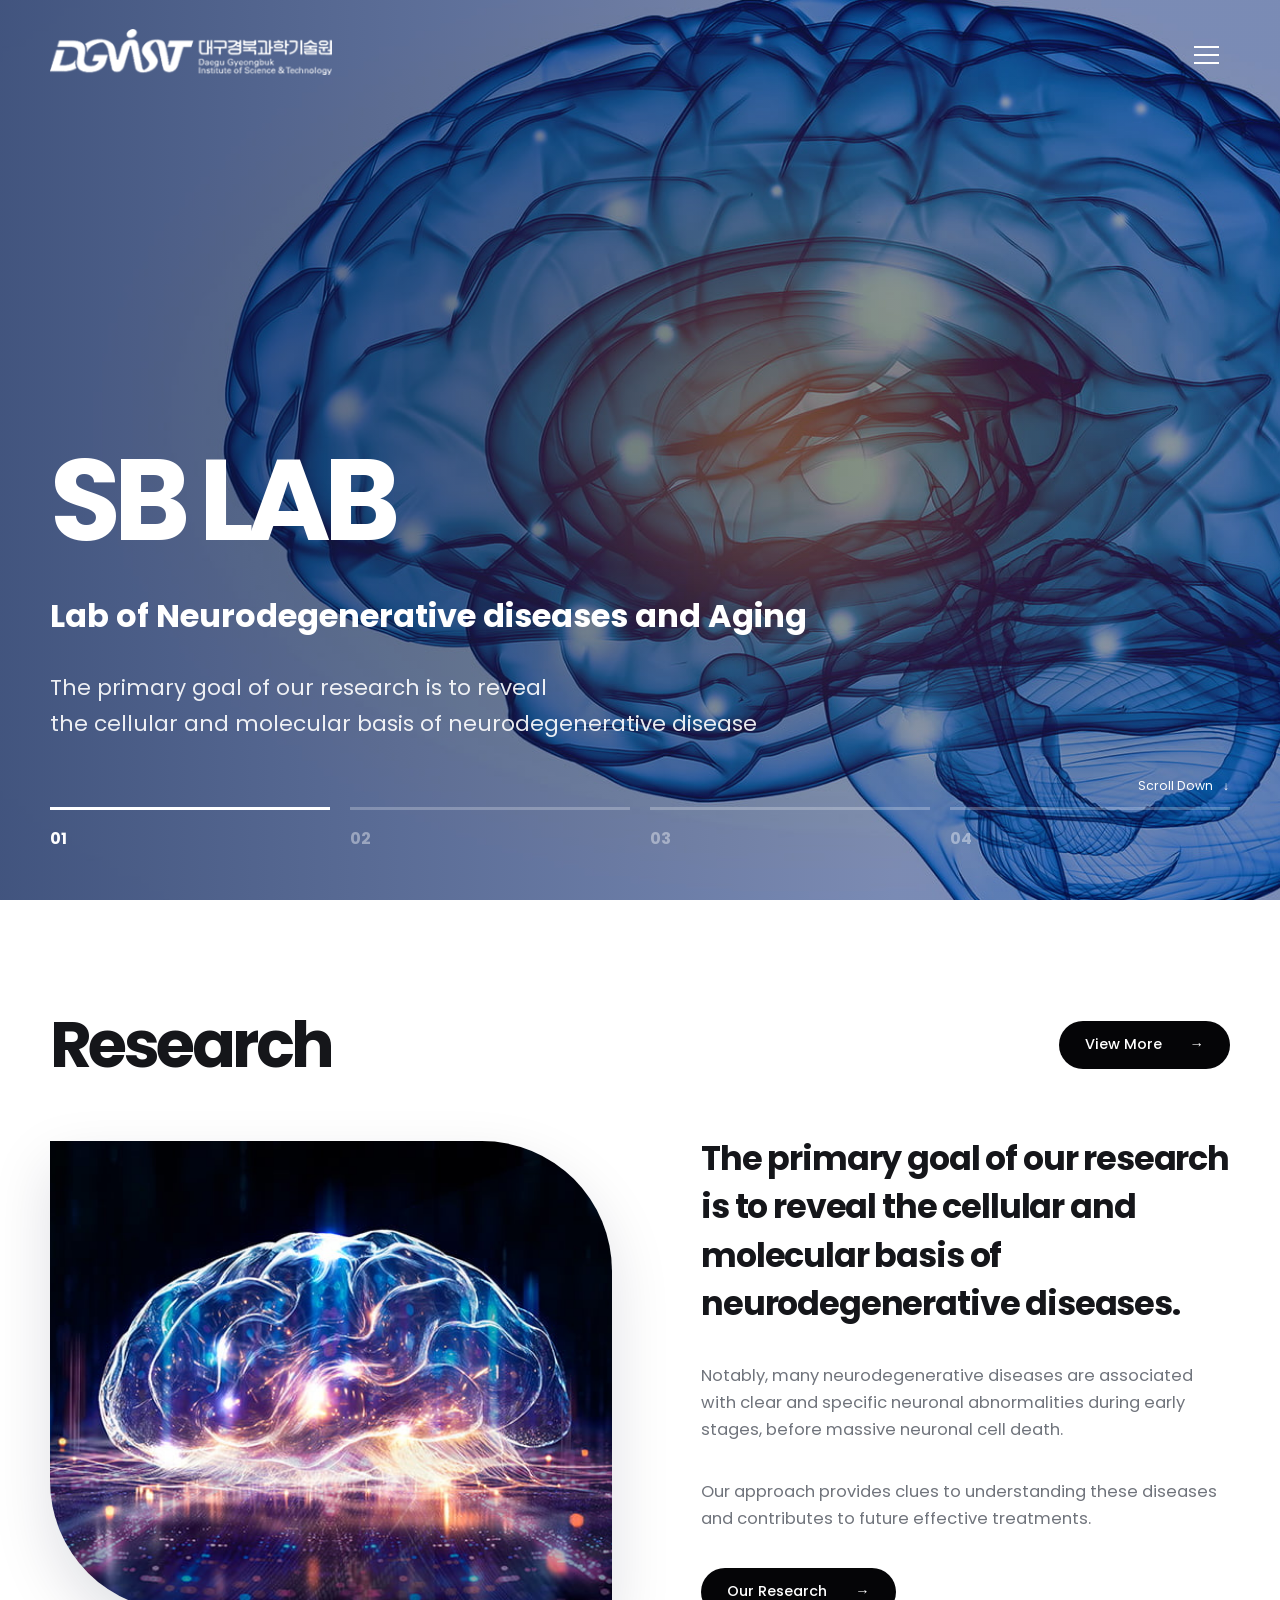
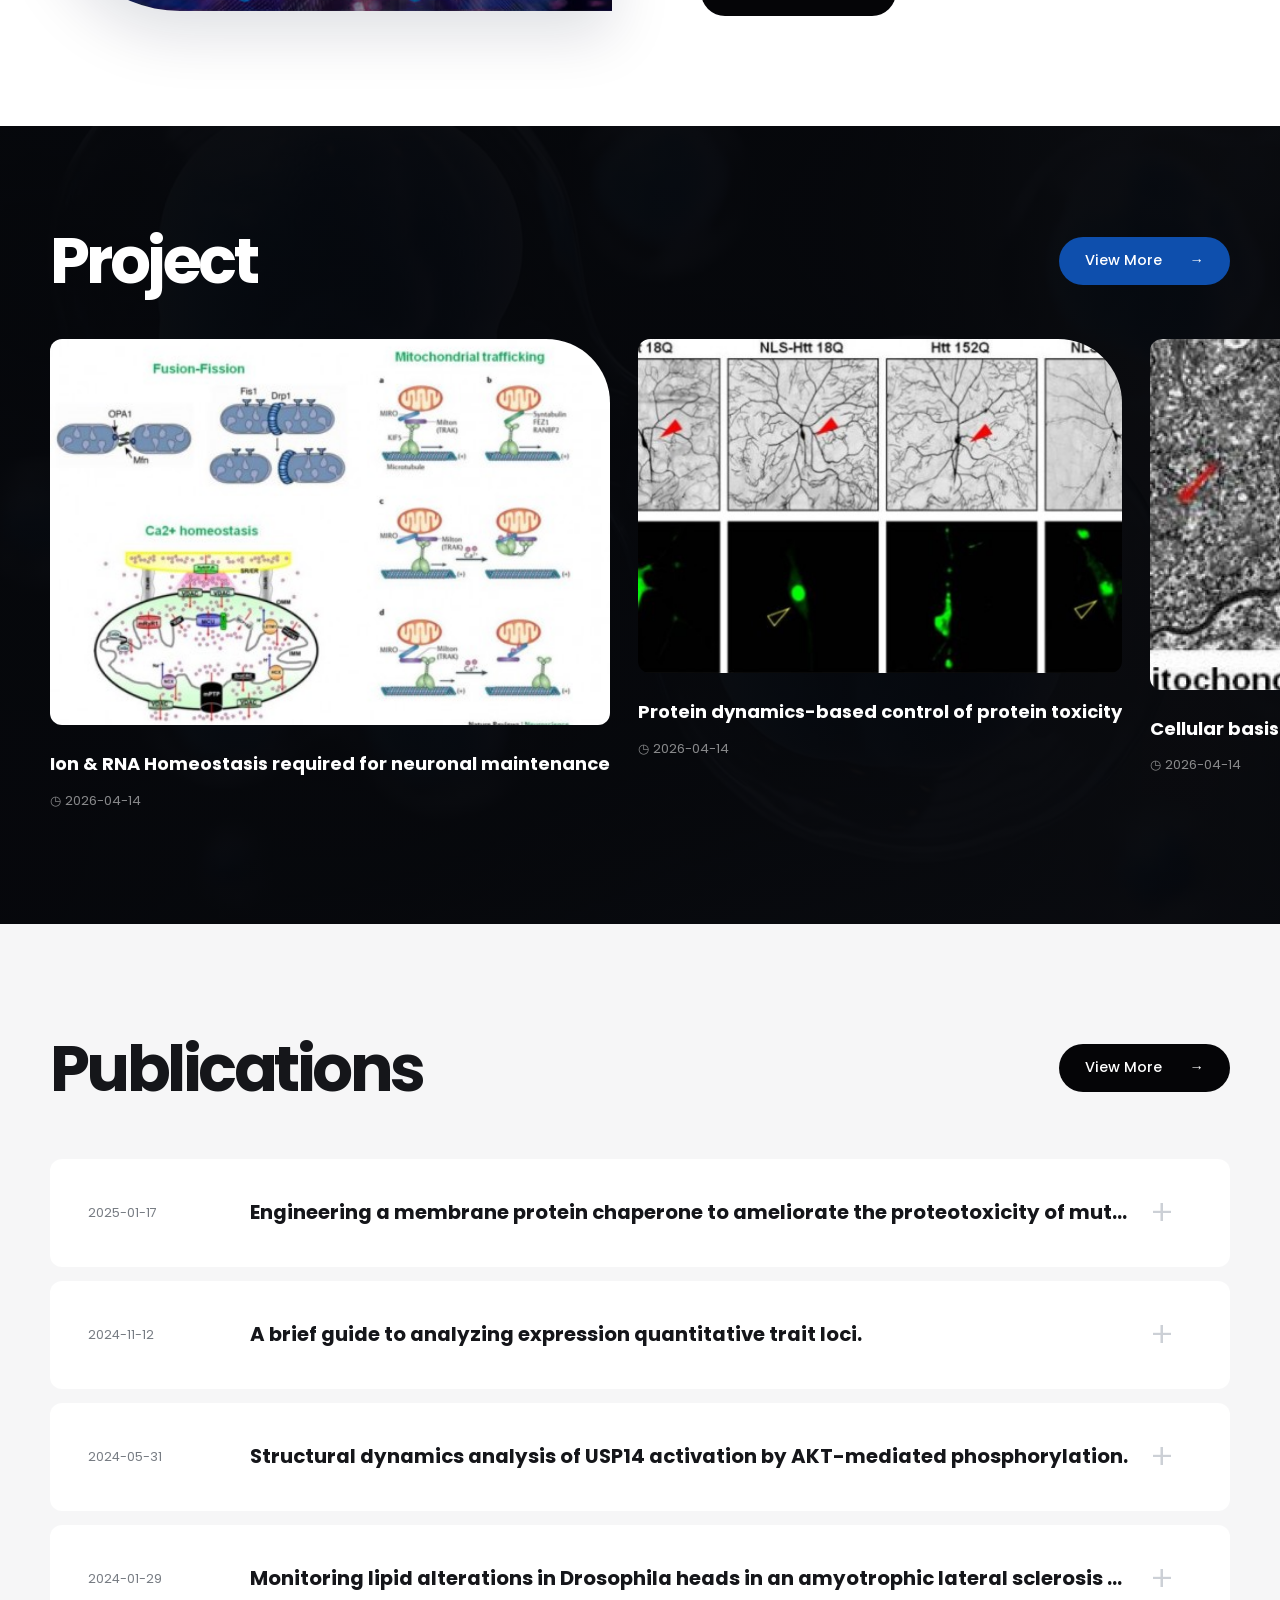
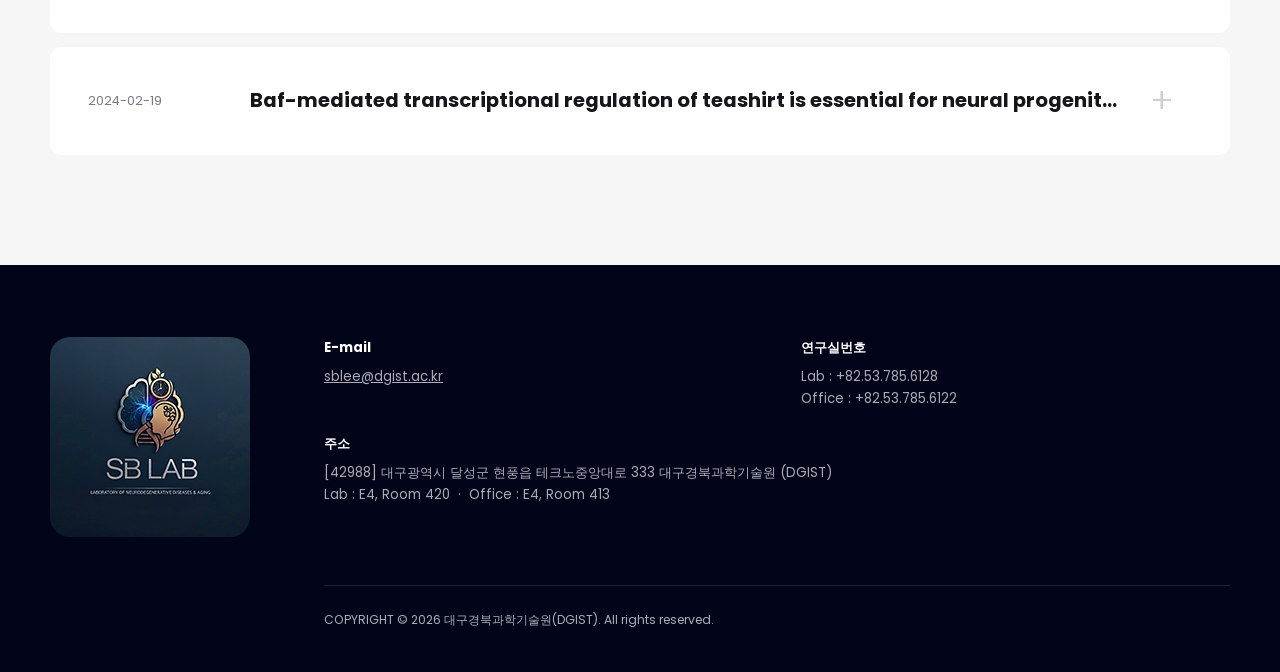
<file: index.html>
<!doctype html>
<html lang="en">
<head>
  <meta charset="utf-8">
  <meta name="viewport" content="width=device-width, initial-scale=1">
  <meta name="description" content="SB LAB at DGIST studies the cellular and molecular basis of neurodegenerative diseases and aging.">
  <title>SB LAB | DGIST</title>
  <link rel="stylesheet" href="style.css">
  <script src="script.js" defer></script>
</head>
<body data-page="home">
  <div id="site-header"></div>
  <main id="main-content">
    <section class="home-hero" aria-label="SB LAB introduction">
      <div class="hero-slide is-active" style="background-image:url('assets/site/hero-1.jpg')"></div>
      <div class="hero-slide" style="background-image:url('assets/site/hero-2.jpg')"></div>
      <div class="hero-slide" style="background-image:url('assets/site/hero-3.jpg')"></div>
      <div class="hero-slide" style="background-image:url('assets/site/hero-4.jpg')"></div>
      <div class="container home-hero-content">
        <div class="hero-copy">
          <h1>SB LAB</h1>
          <h2>Lab of Neurodegenerative diseases and Aging</h2>
          <p>The primary goal of our research is to reveal<br>the cellular and molecular basis of neurodegenerative disease</p>
        </div>
        <div class="hero-pager" role="tablist" aria-label="Hero slides">
          <button class="hero-dot is-active" role="tab" aria-selected="true">01</button>
          <button class="hero-dot" role="tab" aria-selected="false">02</button>
          <button class="hero-dot" role="tab" aria-selected="false">03</button>
          <button class="hero-dot" role="tab" aria-selected="false">04</button>
        </div>
      </div>
      <a class="scroll-cue" href="#research-home">Scroll Down</a>
    </section>

    <section class="section" id="research-home">
      <div class="container">
        <div class="section-heading reveal">
          <h2>Research</h2>
          <a class="view-more" href="research.html">View More</a>
        </div>
        <div class="home-research-grid">
          <div class="home-research-image reveal">
            <img src="assets/site/home-research.jpg" alt="Illuminated human brain illustration">
          </div>
          <div class="home-research-copy reveal">
            <h3>The primary goal of our research is to reveal the cellular and molecular basis of neurodegenerative diseases.</h3>
            <p>Notably, many neurodegenerative diseases are associated with clear and specific neuronal abnormalities during early stages, before massive neuronal cell death.</p>
            <p>Our approach provides clues to understanding these diseases and contributes to future effective treatments.</p>
            <a class="view-more" href="research.html">Our Research</a>
          </div>
        </div>
      </div>
    </section>

    <section class="project-spotlight">
      <div class="container">
        <div class="section-heading reveal">
          <h2>Project</h2>
          <a class="view-more" href="projects.html">View More</a>
        </div>
        <div class="project-strip">
          <a class="project-mini reveal" href="projects.html#ion-rna">
            <div class="project-mini-image"><img src="assets/site/project-4.jpg" alt="Ion and RNA homeostasis research figure"></div>
            <h3>Ion &amp; RNA Homeostasis required for neuronal maintenance</h3>
            <time datetime="2026-04-14">◷ 2026-04-14</time>
          </a>
          <a class="project-mini reveal" href="projects.html#protein-dynamics">
            <div class="project-mini-image"><img src="assets/site/project-1.jpg" alt="Protein dynamics research figure"></div>
            <h3>Protein dynamics-based control of protein toxicity</h3>
            <time datetime="2026-04-14">◷ 2026-04-14</time>
          </a>
          <a class="project-mini reveal" href="projects.html#cellular-basis">
            <div class="project-mini-image"><img src="assets/site/project-2.jpg" alt="Neuronal mitochondria research figure"></div>
            <h3>Cellular basis of various neurodegenerative diseases</h3>
            <time datetime="2026-04-14">◷ 2026-04-14</time>
          </a>
        </div>
      </div>
    </section>

    <section class="section home-publications">
      <div class="container">
        <div class="section-heading reveal">
          <h2>Publications</h2>
          <a class="view-more" href="publications.html">View More</a>
        </div>
        <div class="publication-preview">
          <a class="reveal" href="https://doi.org/10.1038/s41467-025-56030-6" target="_blank" rel="noreferrer"><time>2025-01-17</time><strong>Engineering a membrane protein chaperone to ameliorate the proteotoxicity of mutant huntingtin.</strong><b>+</b></a>
          <a class="reveal" href="https://doi.org/10.1016/j.mocell.2024.100139" target="_blank" rel="noreferrer"><time>2024-11-12</time><strong>A brief guide to analyzing expression quantitative trait loci.</strong><b>+</b></a>
          <a class="reveal" href="https://doi.org/10.3390/cells13110955" target="_blank" rel="noreferrer"><time>2024-05-31</time><strong>Structural dynamics analysis of USP14 activation by AKT-mediated phosphorylation.</strong><b>+</b></a>
          <a class="reveal" href="https://pubs.rsc.org/en/content/articlelanding/2024/an/d3an01670f" target="_blank" rel="noreferrer"><time>2024-01-29</time><strong>Monitoring lipid alterations in Drosophila heads in an amyotrophic lateral sclerosis model.</strong><b>+</b></a>
          <a class="reveal" href="https://doi.org/10.1038/s12276-024-01169-3" target="_blank" rel="noreferrer"><time>2024-02-19</time><strong>Baf-mediated transcriptional regulation of teashirt is essential for neural progenitor cell lineages.</strong><b>+</b></a>
        </div>
      </div>
    </section>
  </main>
  <div id="site-footer"></div>
</body>
</html>
</file>
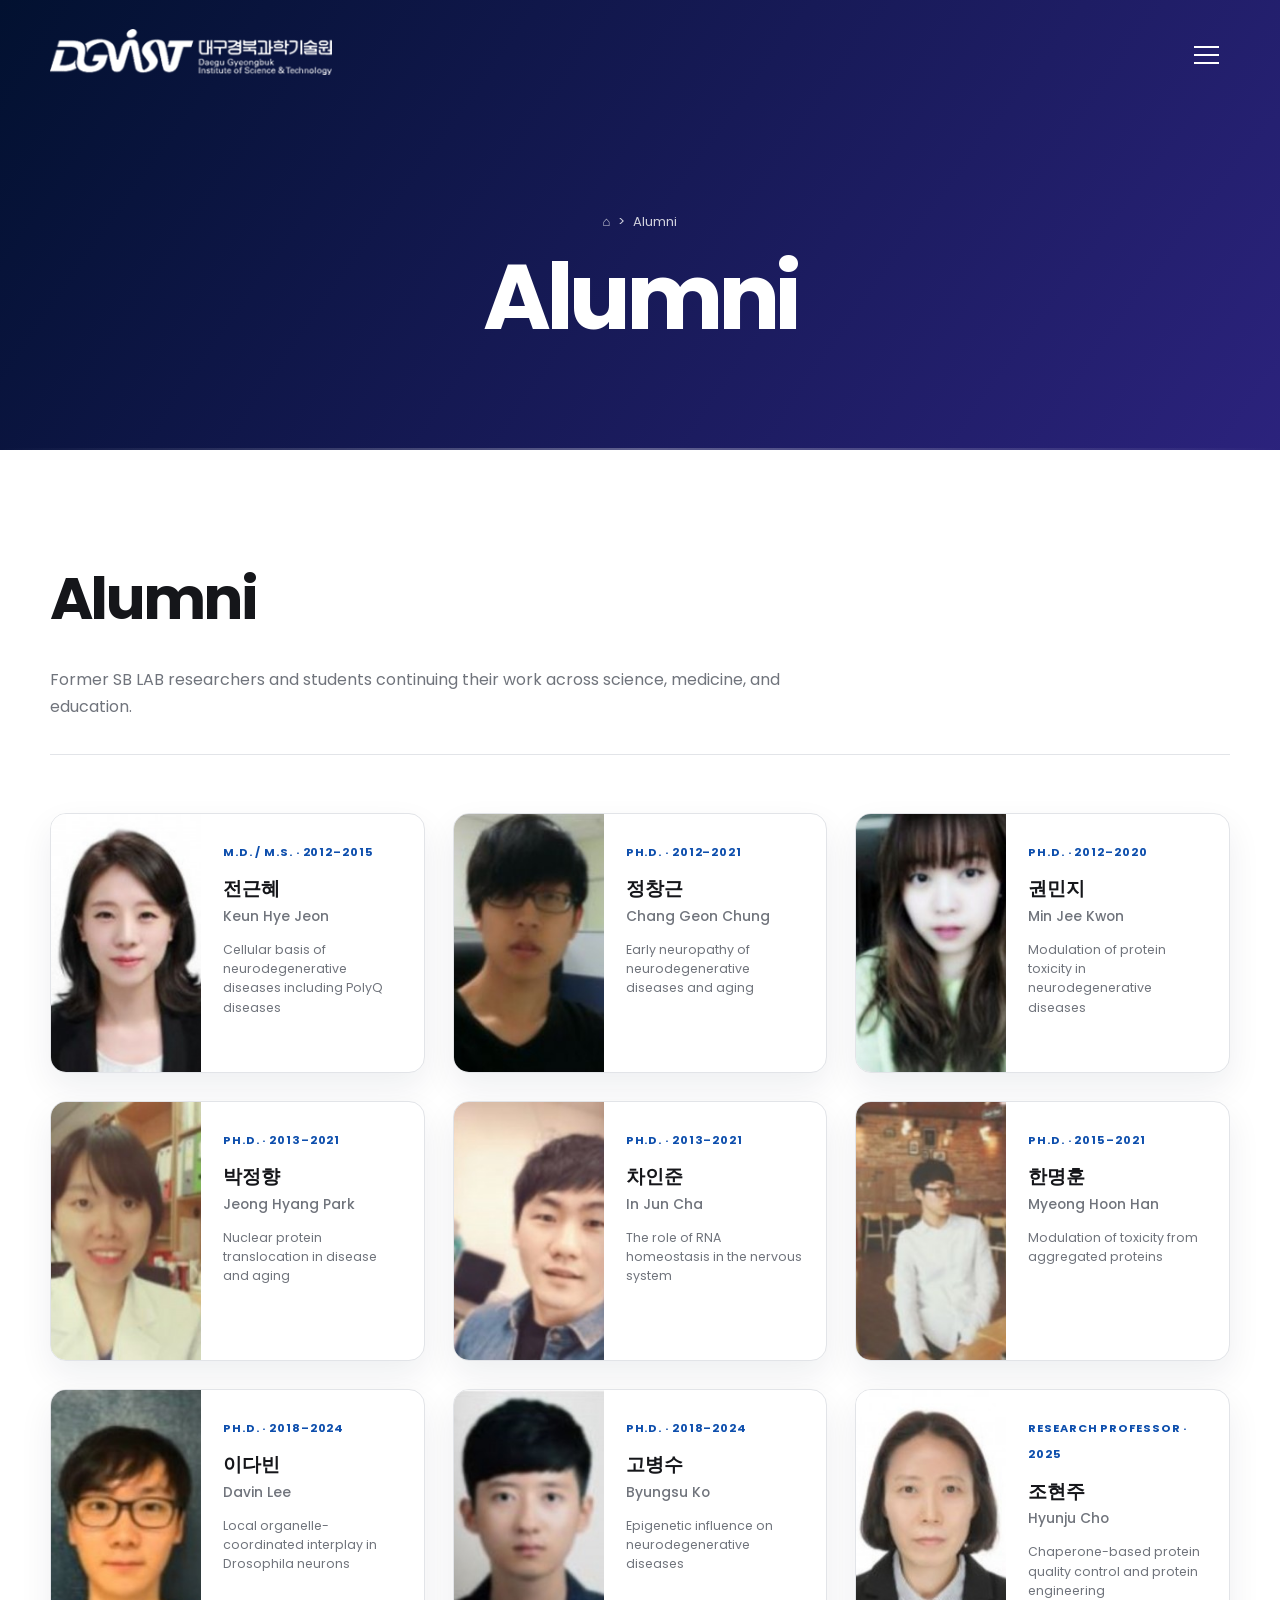
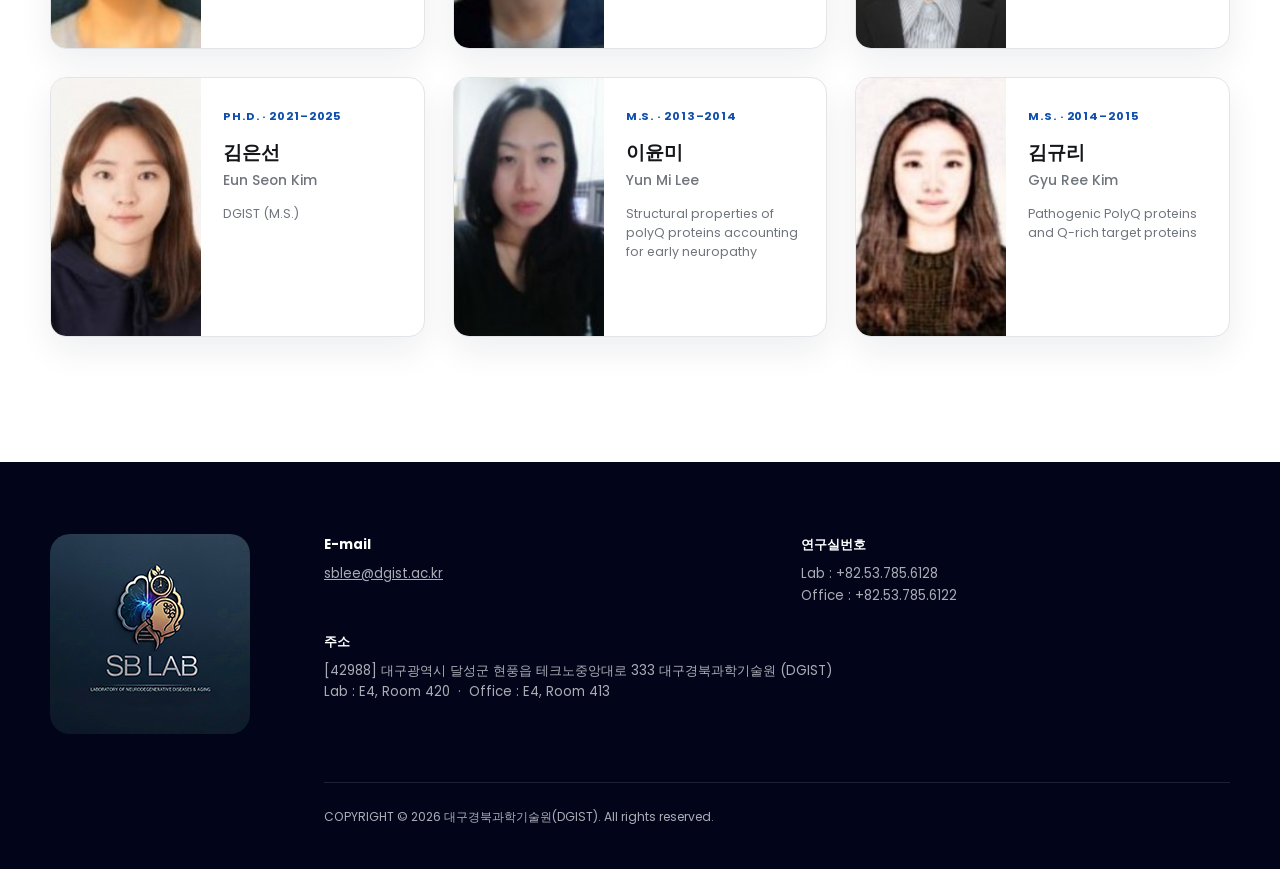
<file: alumni.html>
<!doctype html>
<html lang="en">
<head>
  <meta charset="utf-8">
  <meta name="viewport" content="width=device-width, initial-scale=1">
  <meta name="description" content="Alumni of SB LAB at DGIST.">
  <title>Alumni | SB LAB</title>
  <link rel="stylesheet" href="style.css">
  <script src="script.js" defer></script>
</head>
<body data-page="alumni">
  <div id="site-header"></div>
  <main id="main-content">
    <section class="sub-hero"><div class="sub-hero-inner"><p class="breadcrumb"><a href="index.html">⌂</a> &nbsp;&gt;&nbsp; Alumni</p><h1>Alumni</h1></div></section>
    <section class="page-content">
      <div class="container">
        <header class="page-intro reveal"><h2>Alumni</h2><p>Former SB LAB researchers and students continuing their work across science, medicine, and education.</p></header>
        <div class="people-grid">
          <article class="person-card reveal"><img src="assets/site/alumni-1.jpg" alt="Keun Hye Jeon"><div class="person-info"><small>M.D. / M.S. · 2012–2015</small><h3>전근혜 <span>Keun Hye Jeon</span></h3><p>Cellular basis of neurodegenerative diseases including PolyQ diseases</p></div></article>
          <article class="person-card reveal"><img src="assets/site/alumni-2.jpg" alt="Chang Geon Chung"><div class="person-info"><small>Ph.D. · 2012–2021</small><h3>정창근 <span>Chang Geon Chung</span></h3><p>Early neuropathy of neurodegenerative diseases and aging</p></div></article>
          <article class="person-card reveal"><img src="assets/site/alumni-3.jpg" alt="Min Jee Kwon"><div class="person-info"><small>Ph.D. · 2012–2020</small><h3>권민지 <span>Min Jee Kwon</span></h3><p>Modulation of protein toxicity in neurodegenerative diseases</p></div></article>
          <article class="person-card reveal"><img src="assets/site/alumni-4.jpg" alt="Jeong Hyang Park"><div class="person-info"><small>Ph.D. · 2013–2021</small><h3>박정향 <span>Jeong Hyang Park</span></h3><p>Nuclear protein translocation in disease and aging</p></div></article>
          <article class="person-card reveal"><img src="assets/site/alumni-5.jpg" alt="In Jun Cha"><div class="person-info"><small>Ph.D. · 2013–2021</small><h3>차인준 <span>In Jun Cha</span></h3><p>The role of RNA homeostasis in the nervous system</p></div></article>
          <article class="person-card reveal"><img src="assets/site/alumni-6.jpg" alt="Myeong Hoon Han"><div class="person-info"><small>Ph.D. · 2015–2021</small><h3>한명훈 <span>Myeong Hoon Han</span></h3><p>Modulation of toxicity from aggregated proteins</p></div></article>
          <article class="person-card reveal"><img src="assets/site/alumni-7.jpg" alt="Davin Lee"><div class="person-info"><small>Ph.D. · 2018–2024</small><h3>이다빈 <span>Davin Lee</span></h3><p>Local organelle-coordinated interplay in Drosophila neurons</p></div></article>
          <article class="person-card reveal"><img src="assets/site/alumni-8.jpg" alt="Byungsu Ko"><div class="person-info"><small>Ph.D. · 2018–2024</small><h3>고병수 <span>Byungsu Ko</span></h3><p>Epigenetic influence on neurodegenerative diseases</p></div></article>
          <article class="person-card reveal"><img src="assets/site/alumni-9.jpg" alt="Hyunju Cho"><div class="person-info"><small>Research Professor · 2025</small><h3>조현주 <span>Hyunju Cho</span></h3><p>Chaperone-based protein quality control and protein engineering</p></div></article>
          <article class="person-card reveal"><img src="assets/site/alumni-10.jpg" alt="Eun Seon Kim"><div class="person-info"><small>Ph.D. · 2021–2025</small><h3>김은선 <span>Eun Seon Kim</span></h3><p>DGIST (M.S.)</p></div></article>
          <article class="person-card reveal"><img src="assets/site/alumni-11.jpg" alt="Yun Mi Lee"><div class="person-info"><small>M.S. · 2013–2014</small><h3>이윤미 <span>Yun Mi Lee</span></h3><p>Structural properties of polyQ proteins accounting for early neuropathy</p></div></article>
          <article class="person-card reveal"><img src="assets/site/alumni-12.jpg" alt="Gyu Ree Kim"><div class="person-info"><small>M.S. · 2014–2015</small><h3>김규리 <span>Gyu Ree Kim</span></h3><p>Pathogenic PolyQ proteins and Q-rich target proteins</p></div></article>
        </div>
      </div>
    </section>
  </main>
  <div id="site-footer"></div>
</body>
</html>
</file>
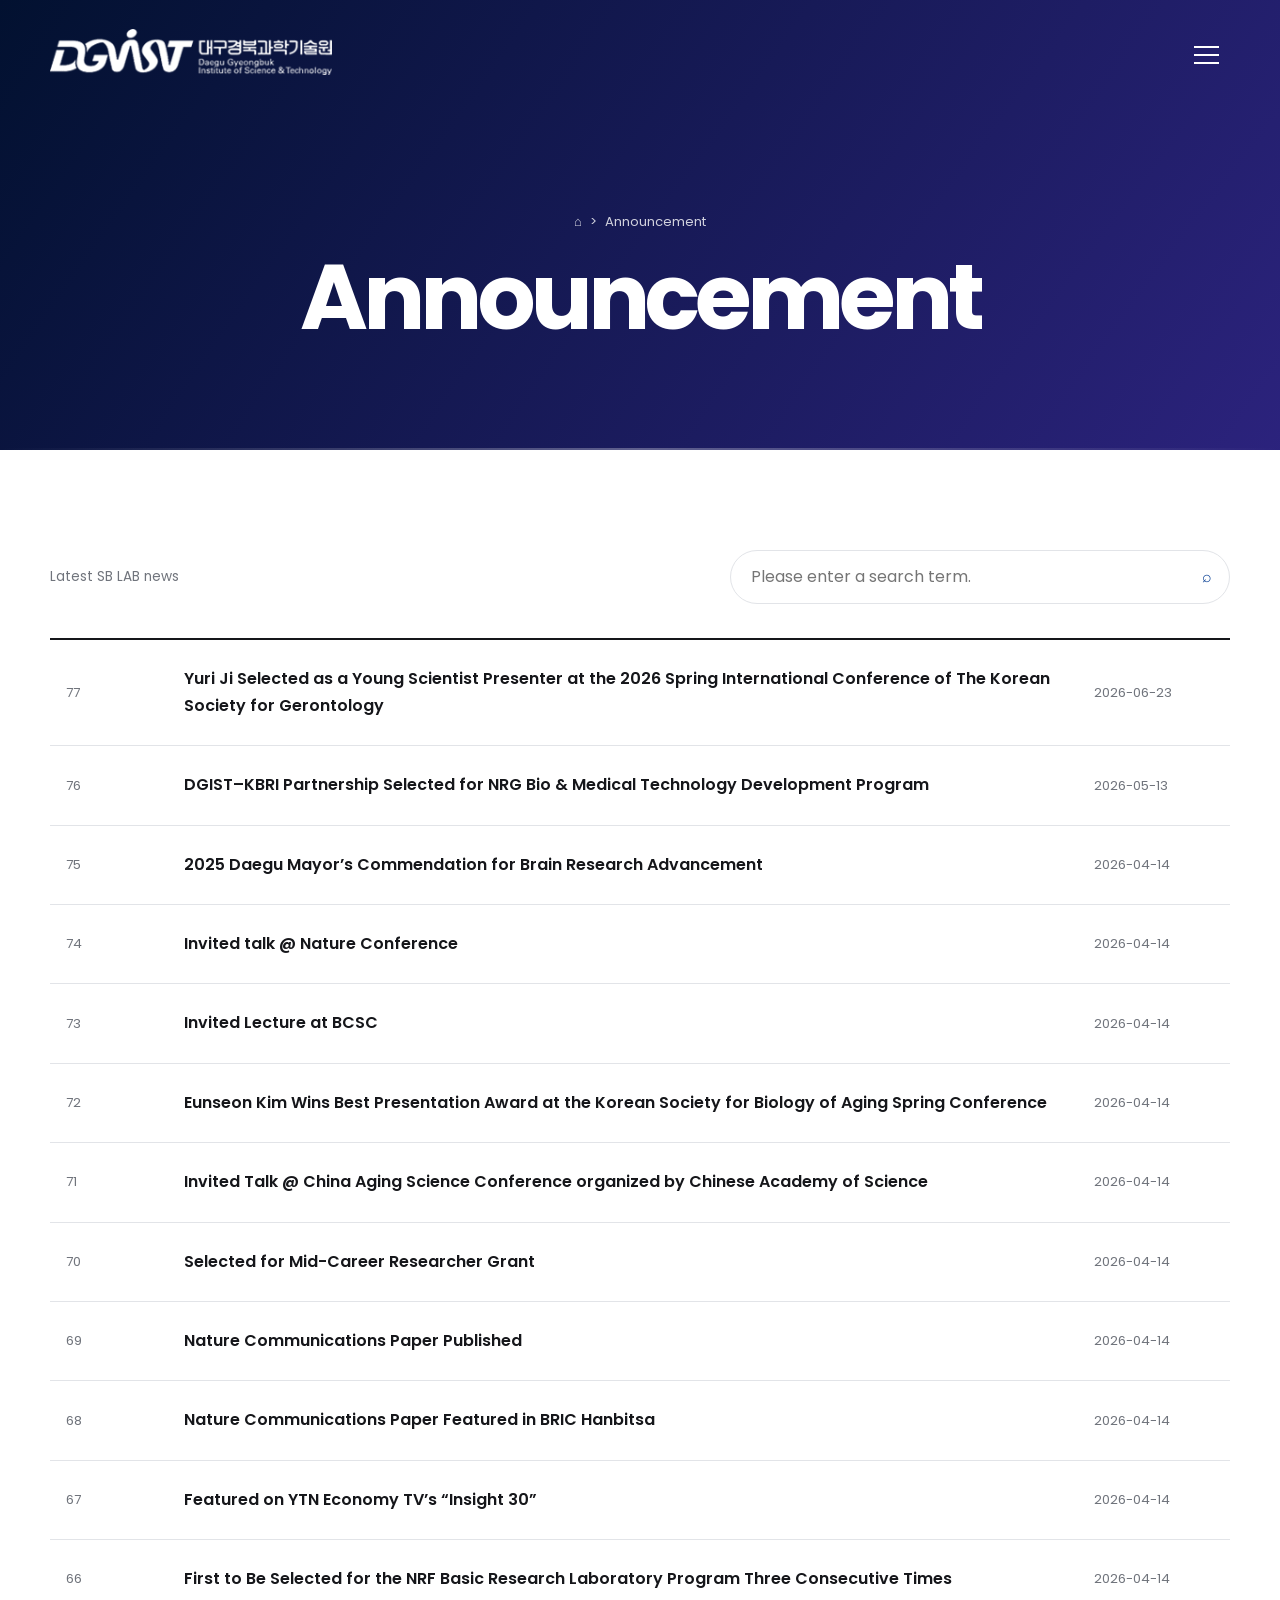
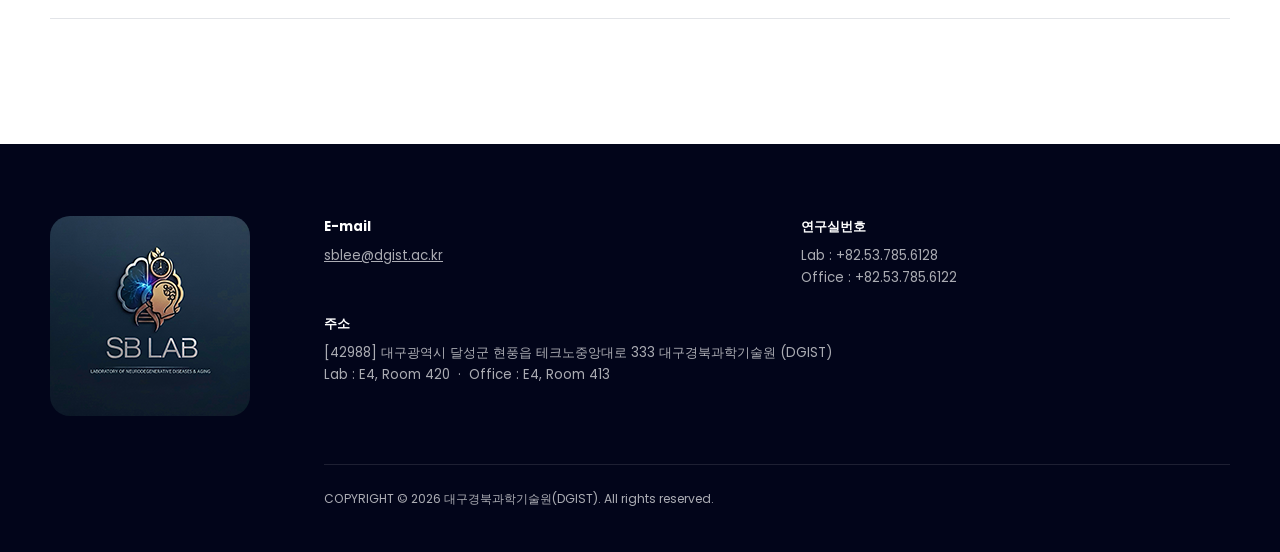
<file: announcement.html>
<!doctype html>
<html lang="en">
<head>
  <meta charset="utf-8">
  <meta name="viewport" content="width=device-width, initial-scale=1">
  <meta name="description" content="Announcements and news from SB LAB at DGIST.">
  <title>Announcement | SB LAB</title>
  <link rel="stylesheet" href="style.css">
  <script src="script.js" defer></script>
</head>
<body data-page="announcement">
  <div id="site-header"></div>
  <main id="main-content">
    <section class="sub-hero"><div class="sub-hero-inner"><p class="breadcrumb"><a href="index.html">⌂</a> &nbsp;&gt;&nbsp; Announcement</p><h1>Announcement</h1></div></section>
    <section class="page-content">
      <div class="container">
        <div class="list-toolbar reveal"><p>Latest SB LAB news</p><label class="search-field"><input type="search" placeholder="Please enter a search term." aria-label="Search announcements" data-search-target=".announcement-row"><span>⌕</span></label></div>
        <div class="board-list">
          <article class="board-row announcement-row"><span class="number">77</span><a href="#">Yuri Ji Selected as a Young Scientist Presenter at the 2026 Spring International Conference of The Korean Society for Gerontology</a><time datetime="2026-06-23">2026-06-23</time></article>
          <article class="board-row announcement-row"><span class="number">76</span><a href="#">DGIST–KBRI Partnership Selected for NRG Bio &amp; Medical Technology Development Program</a><time datetime="2026-05-13">2026-05-13</time></article>
          <article class="board-row announcement-row"><span class="number">75</span><a href="#">2025 Daegu Mayor’s Commendation for Brain Research Advancement</a><time datetime="2026-04-14">2026-04-14</time></article>
          <article class="board-row announcement-row"><span class="number">74</span><a href="#">Invited talk @ Nature Conference</a><time datetime="2026-04-14">2026-04-14</time></article>
          <article class="board-row announcement-row"><span class="number">73</span><a href="#">Invited Lecture at BCSC</a><time datetime="2026-04-14">2026-04-14</time></article>
          <article class="board-row announcement-row"><span class="number">72</span><a href="#">Eunseon Kim Wins Best Presentation Award at the Korean Society for Biology of Aging Spring Conference</a><time datetime="2026-04-14">2026-04-14</time></article>
          <article class="board-row announcement-row"><span class="number">71</span><a href="#">Invited Talk @ China Aging Science Conference organized by Chinese Academy of Science</a><time datetime="2026-04-14">2026-04-14</time></article>
          <article class="board-row announcement-row"><span class="number">70</span><a href="#">Selected for Mid-Career Researcher Grant</a><time datetime="2026-04-14">2026-04-14</time></article>
          <article class="board-row announcement-row"><span class="number">69</span><a href="#">Nature Communications Paper Published</a><time datetime="2026-04-14">2026-04-14</time></article>
          <article class="board-row announcement-row"><span class="number">68</span><a href="#">Nature Communications Paper Featured in BRIC Hanbitsa</a><time datetime="2026-04-14">2026-04-14</time></article>
          <article class="board-row announcement-row"><span class="number">67</span><a href="#">Featured on YTN Economy TV’s “Insight 30”</a><time datetime="2026-04-14">2026-04-14</time></article>
          <article class="board-row announcement-row"><span class="number">66</span><a href="#">First to Be Selected for the NRF Basic Research Laboratory Program Three Consecutive Times</a><time datetime="2026-04-14">2026-04-14</time></article>
        </div>
      </div>
    </section>
  </main>
  <div id="site-footer"></div>
</body>
</html>
</file>
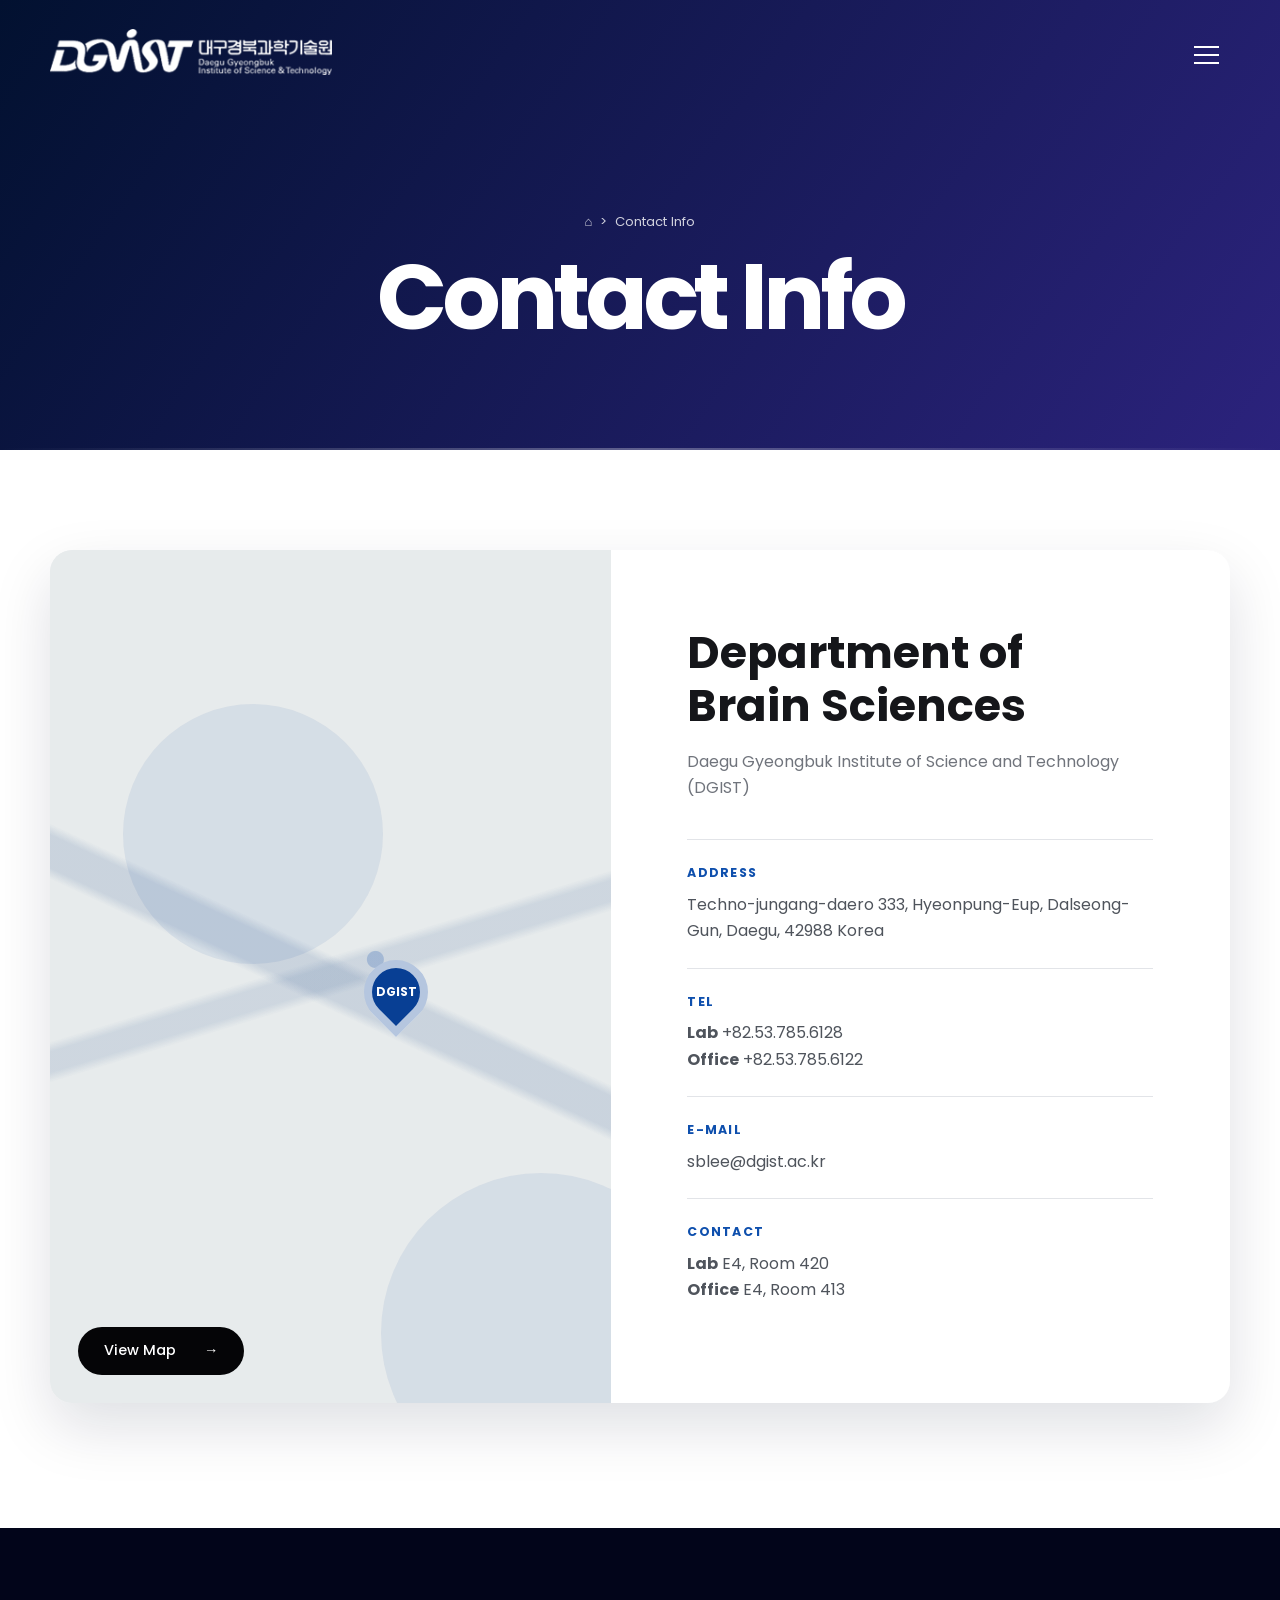
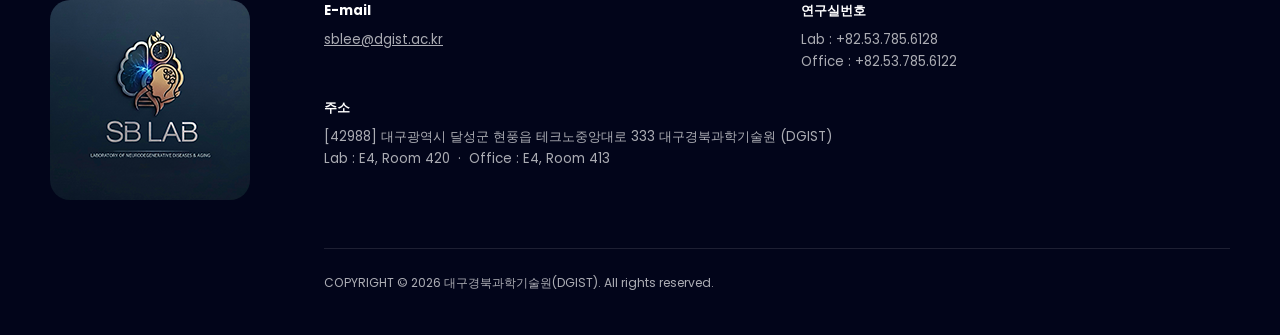
<file: contact.html>
<!doctype html>
<html lang="en">
<head>
  <meta charset="utf-8">
  <meta name="viewport" content="width=device-width, initial-scale=1">
  <meta name="description" content="Contact information for SB LAB at DGIST.">
  <title>Contact Info | SB LAB</title>
  <link rel="stylesheet" href="style.css">
  <script src="script.js" defer></script>
</head>
<body data-page="contact">
  <div id="site-header"></div>
  <main id="main-content">
    <section class="sub-hero"><div class="sub-hero-inner"><p class="breadcrumb"><a href="index.html">⌂</a> &nbsp;&gt;&nbsp; Contact Info</p><h1>Contact Info</h1></div></section>
    <section class="page-content">
      <div class="container">
        <div class="contact-layout reveal">
          <div class="contact-map" aria-label="Stylized location map"><div class="map-pin"><span>DGIST</span></div><a class="pill-link map-link" href="https://map.kakao.com/?q=DGIST" target="_blank" rel="noreferrer">View Map</a></div>
          <div class="contact-copy">
            <h2>Department of Brain Sciences</h2>
            <p>Daegu Gyeongbuk Institute of Science and Technology (DGIST)</p>
            <div class="contact-detail"><h3>Address</h3><p>Techno-jungang-daero 333, Hyeonpung-Eup, Dalseong-Gun, Daegu, 42988 Korea</p></div>
            <div class="contact-detail"><h3>Tel</h3><p><strong>Lab</strong> +82.53.785.6128<br><strong>Office</strong> +82.53.785.6122</p></div>
            <div class="contact-detail"><h3>E-mail</h3><a href="mailto:sblee@dgist.ac.kr">sblee@dgist.ac.kr</a></div>
            <div class="contact-detail"><h3>Contact</h3><p><strong>Lab</strong> E4, Room 420<br><strong>Office</strong> E4, Room 413</p></div>
          </div>
        </div>
      </div>
    </section>
  </main>
  <div id="site-footer"></div>
</body>
</html>
</file>
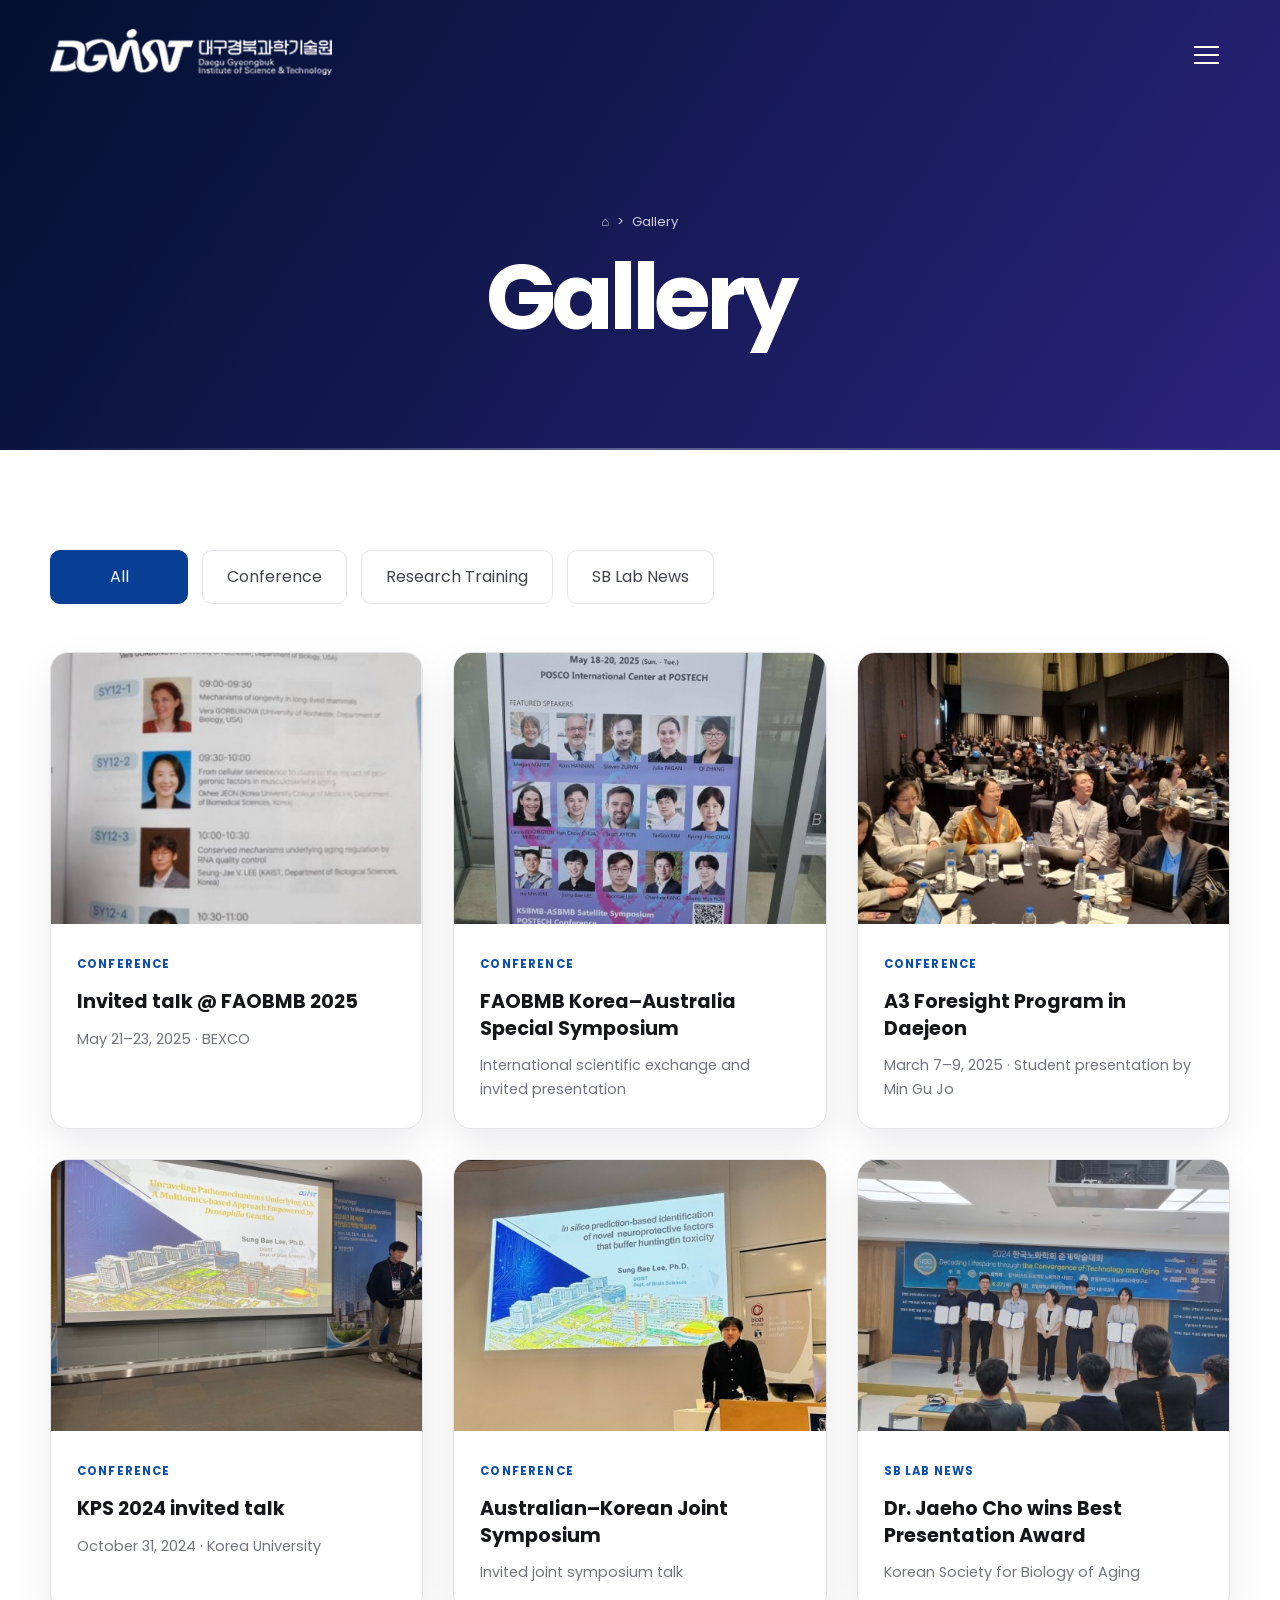
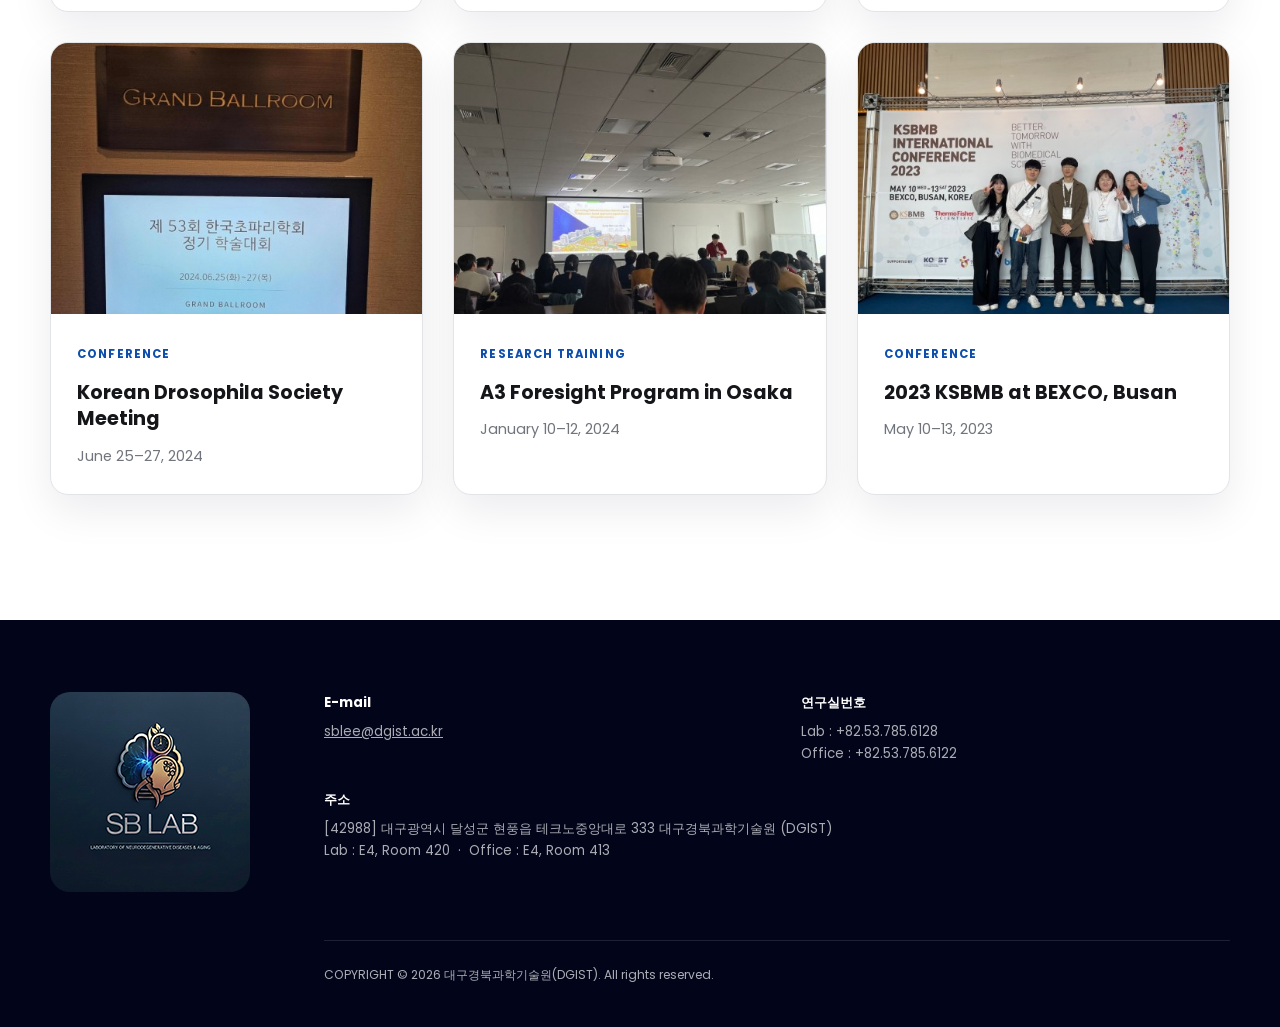
<file: gallery.html>
<!doctype html>
<html lang="en">
<head>
  <meta charset="utf-8">
  <meta name="viewport" content="width=device-width, initial-scale=1">
  <meta name="description" content="Conference, research training, and lab news gallery from SB LAB.">
  <title>Gallery | SB LAB</title>
  <link rel="stylesheet" href="style.css">
  <script src="script.js" defer></script>
</head>
<body data-page="gallery">
  <div id="site-header"></div>
  <main id="main-content">
    <section class="sub-hero"><div class="sub-hero-inner"><p class="breadcrumb"><a href="index.html">⌂</a> &nbsp;&gt;&nbsp; Gallery</p><h1>Gallery</h1></div></section>
    <section class="page-content">
      <div class="container">
        <div class="filter-bar" data-filter-group=".gallery-card"><button class="filter-button is-active" data-filter="all" type="button">All</button><button class="filter-button" data-filter="conference" type="button">Conference</button><button class="filter-button" data-filter="training" type="button">Research Training</button><button class="filter-button" data-filter="news" type="button">SB Lab News</button></div>
        <div class="card-grid">
          <article class="visual-card gallery-card reveal" data-category="conference"><div class="visual-card-image"><img src="assets/site/gallery-1.jpg" alt="FAOBMB 2025 invited talk"></div><div class="visual-card-body"><small>Conference</small><h3>Invited talk @ FAOBMB 2025</h3><p>May 21–23, 2025 · BEXCO</p></div></article>
          <article class="visual-card gallery-card reveal" data-category="conference"><div class="visual-card-image"><img src="assets/site/gallery-2.jpg" alt="FAOBMB Korea-Australia symposium"></div><div class="visual-card-body"><small>Conference</small><h3>FAOBMB Korea–Australia Special Symposium</h3><p>International scientific exchange and invited presentation</p></div></article>
          <article class="visual-card gallery-card reveal" data-category="conference"><div class="visual-card-image"><img src="assets/site/gallery-3.jpg" alt="A3 foresight program in Daejeon"></div><div class="visual-card-body"><small>Conference</small><h3>A3 Foresight Program in Daejeon</h3><p>March 7–9, 2025 · Student presentation by Min Gu Jo</p></div></article>
          <article class="visual-card gallery-card reveal" data-category="conference"><div class="visual-card-image"><img src="assets/site/gallery-4.jpg" alt="KPS 2024 invited talk"></div><div class="visual-card-body"><small>Conference</small><h3>KPS 2024 invited talk</h3><p>October 31, 2024 · Korea University</p></div></article>
          <article class="visual-card gallery-card reveal" data-category="conference"><div class="visual-card-image"><img src="assets/site/gallery-5.jpg" alt="Australian-Korean joint symposium"></div><div class="visual-card-body"><small>Conference</small><h3>Australian–Korean Joint Symposium</h3><p>Invited joint symposium talk</p></div></article>
          <article class="visual-card gallery-card reveal" data-category="news"><div class="visual-card-image"><img src="assets/site/gallery-6.jpg" alt="Jaeho Cho presentation award"></div><div class="visual-card-body"><small>SB Lab News</small><h3>Dr. Jaeho Cho wins Best Presentation Award</h3><p>Korean Society for Biology of Aging</p></div></article>
          <article class="visual-card gallery-card reveal" data-category="conference"><div class="visual-card-image"><img src="assets/site/gallery-7.jpg" alt="Korean Drosophila Society meeting"></div><div class="visual-card-body"><small>Conference</small><h3>Korean Drosophila Society Meeting</h3><p>June 25–27, 2024</p></div></article>
          <article class="visual-card gallery-card reveal" data-category="training"><div class="visual-card-image"><img src="assets/site/gallery-8.jpg" alt="A3 foresight program in Osaka"></div><div class="visual-card-body"><small>Research Training</small><h3>A3 Foresight Program in Osaka</h3><p>January 10–12, 2024</p></div></article>
          <article class="visual-card gallery-card reveal" data-category="conference"><div class="visual-card-image"><img src="assets/site/gallery-9.jpg" alt="KSBMB conference"></div><div class="visual-card-body"><small>Conference</small><h3>2023 KSBMB at BEXCO, Busan</h3><p>May 10–13, 2023</p></div></article>
        </div>
      </div>
    </section>
  </main>
  <div id="site-footer"></div>
</body>
</html>
</file>
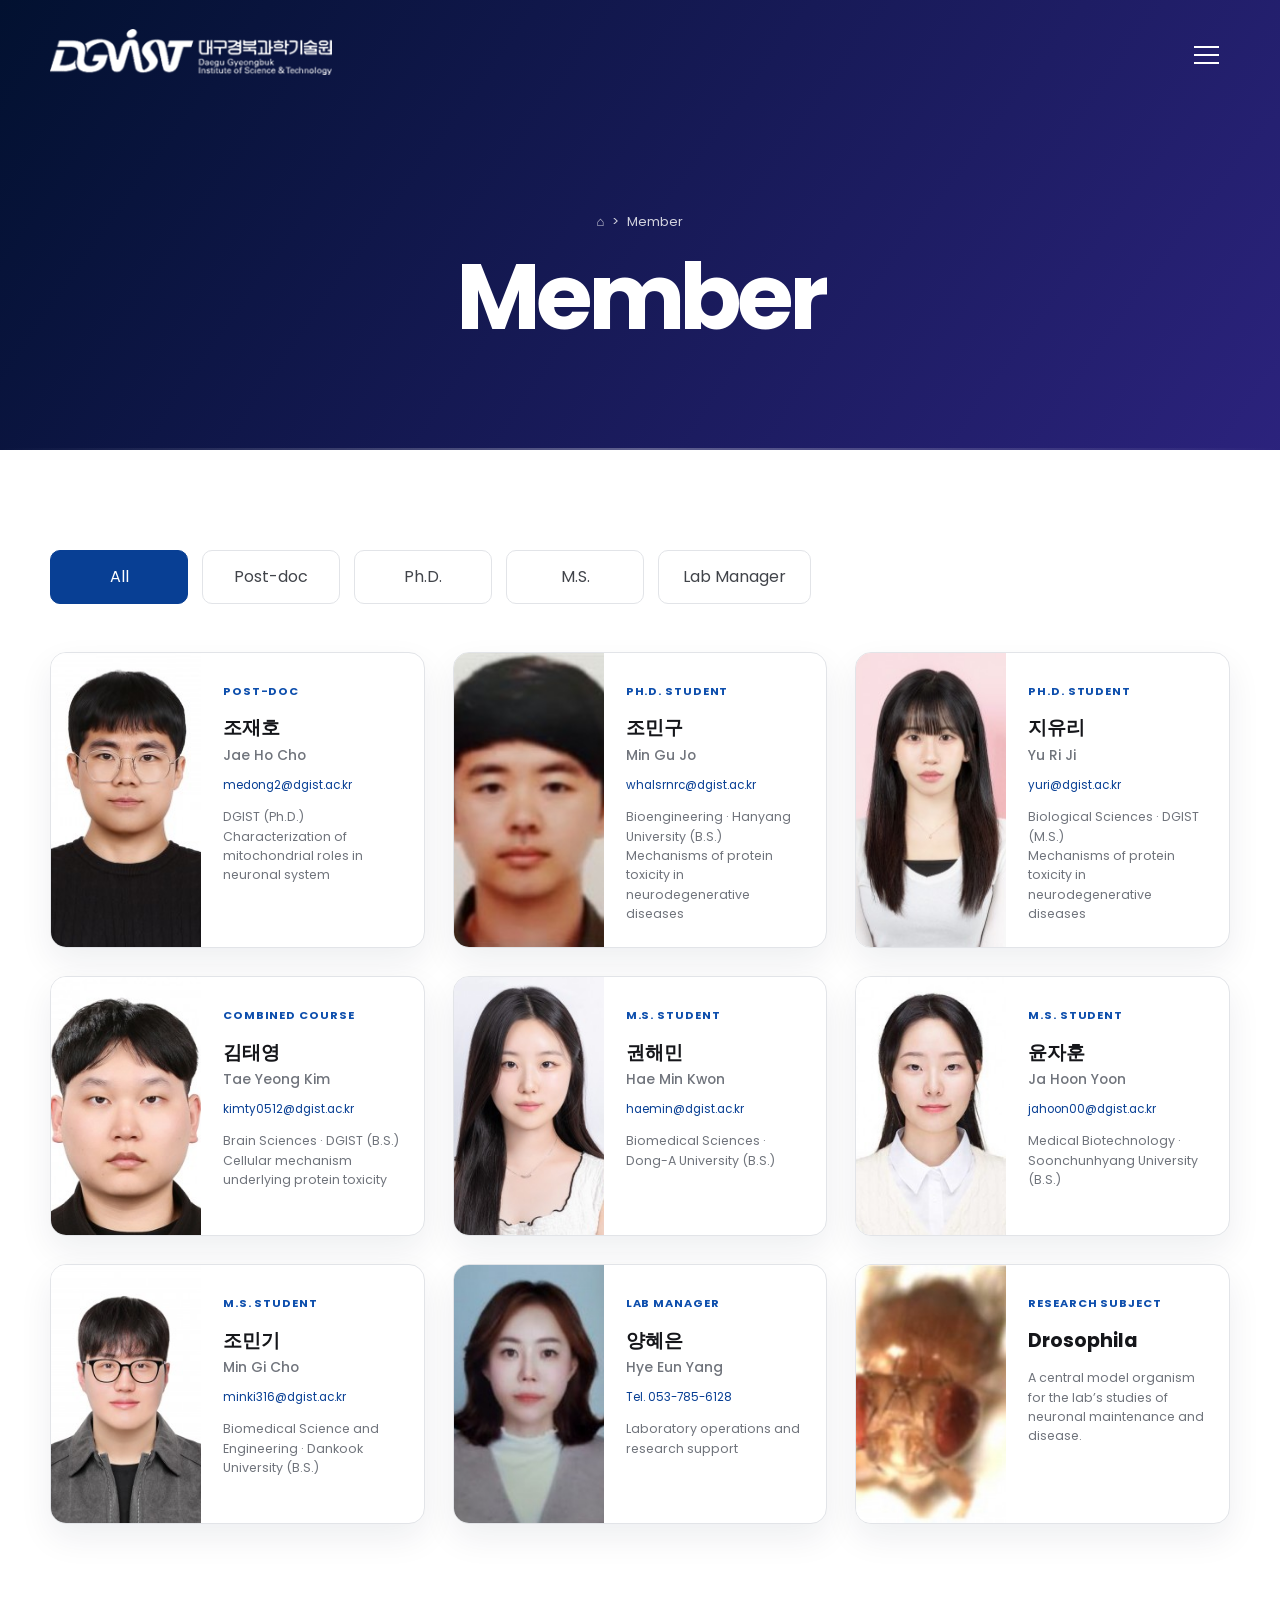
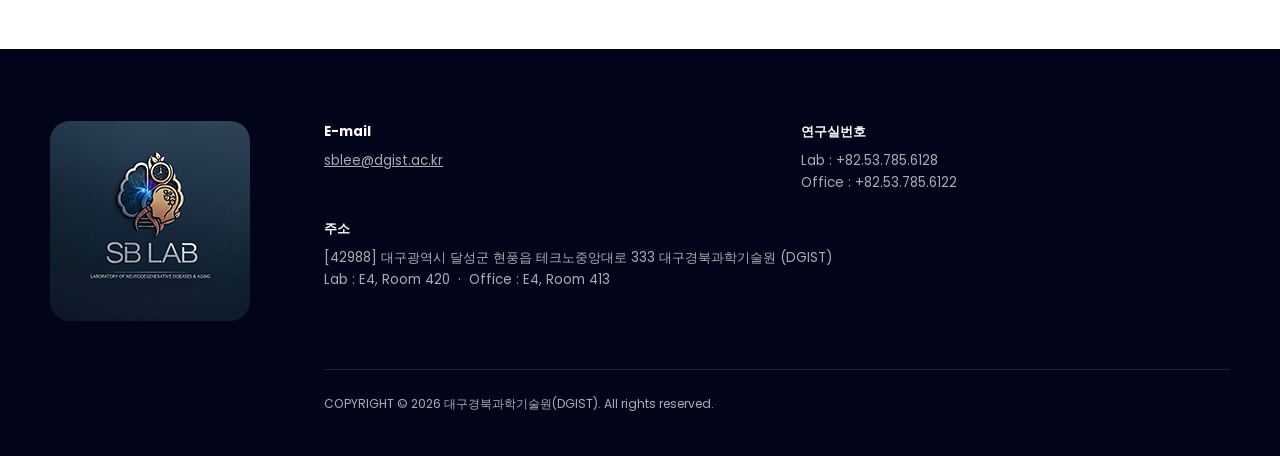
<file: members.html>
<!doctype html>
<html lang="en">
<head>
  <meta charset="utf-8">
  <meta name="viewport" content="width=device-width, initial-scale=1">
  <meta name="description" content="Current members of SB LAB at DGIST.">
  <title>Member | SB LAB</title>
  <link rel="stylesheet" href="style.css">
  <script src="script.js" defer></script>
</head>
<body data-page="members">
  <div id="site-header"></div>
  <main id="main-content">
    <section class="sub-hero"><div class="sub-hero-inner"><p class="breadcrumb"><a href="index.html">⌂</a> &nbsp;&gt;&nbsp; Member</p><h1>Member</h1></div></section>
    <section class="page-content">
      <div class="container">
        <div class="filter-bar" data-filter-group=".member-card">
          <button class="filter-button is-active" data-filter="all" type="button">All</button><button class="filter-button" data-filter="postdoc" type="button">Post-doc</button><button class="filter-button" data-filter="phd" type="button">Ph.D.</button><button class="filter-button" data-filter="ms" type="button">M.S.</button><button class="filter-button" data-filter="manager" type="button">Lab Manager</button>
        </div>
        <div class="people-grid">
          <article class="person-card member-card reveal" data-category="postdoc"><img src="assets/site/member-1.jpg" alt="Jae Ho Cho"><div class="person-info"><small>Post-doc</small><h3>조재호 <span>Jae Ho Cho</span></h3><a href="mailto:medong2@dgist.ac.kr">medong2@dgist.ac.kr</a><p>DGIST (Ph.D.)<br>Characterization of mitochondrial roles in neuronal system</p></div></article>
          <article class="person-card member-card reveal" data-category="phd"><img src="assets/site/member-2.jpg" alt="Min Gu Jo"><div class="person-info"><small>Ph.D. student</small><h3>조민구 <span>Min Gu Jo</span></h3><a href="mailto:whalsrnrc@dgist.ac.kr">whalsrnrc@dgist.ac.kr</a><p>Bioengineering · Hanyang University (B.S.)<br>Mechanisms of protein toxicity in neurodegenerative diseases</p></div></article>
          <article class="person-card member-card reveal" data-category="phd"><img src="assets/site/member-3.jpg" alt="Yu Ri Ji"><div class="person-info"><small>Ph.D. student</small><h3>지유리 <span>Yu Ri Ji</span></h3><a href="mailto:yuri@dgist.ac.kr">yuri@dgist.ac.kr</a><p>Biological Sciences · DGIST (M.S.)<br>Mechanisms of protein toxicity in neurodegenerative diseases</p></div></article>
          <article class="person-card member-card reveal" data-category="phd"><img src="assets/site/member-4.jpg" alt="Tae Yeong Kim"><div class="person-info"><small>Combined course</small><h3>김태영 <span>Tae Yeong Kim</span></h3><a href="mailto:kimty0512@dgist.ac.kr">kimty0512@dgist.ac.kr</a><p>Brain Sciences · DGIST (B.S.)<br>Cellular mechanism underlying protein toxicity</p></div></article>
          <article class="person-card member-card reveal" data-category="ms"><img src="assets/site/member-5.jpg" alt="Hae Min Kwon"><div class="person-info"><small>M.S. student</small><h3>권해민 <span>Hae Min Kwon</span></h3><a href="mailto:haemin@dgist.ac.kr">haemin@dgist.ac.kr</a><p>Biomedical Sciences · Dong-A University (B.S.)</p></div></article>
          <article class="person-card member-card reveal" data-category="ms"><img src="assets/site/member-6.jpg" alt="Ja Hoon Yoon"><div class="person-info"><small>M.S. student</small><h3>윤자훈 <span>Ja Hoon Yoon</span></h3><a href="mailto:jahoon00@dgist.ac.kr">jahoon00@dgist.ac.kr</a><p>Medical Biotechnology · Soonchunhyang University (B.S.)</p></div></article>
          <article class="person-card member-card reveal" data-category="ms"><img src="assets/site/member-7.jpg" alt="Min Gi Cho"><div class="person-info"><small>M.S. student</small><h3>조민기 <span>Min Gi Cho</span></h3><a href="mailto:minki316@dgist.ac.kr">minki316@dgist.ac.kr</a><p>Biomedical Science and Engineering · Dankook University (B.S.)</p></div></article>
          <article class="person-card member-card reveal" data-category="manager"><img src="assets/site/member-8.jpg" alt="Hye Eun Yang"><div class="person-info"><small>Lab Manager</small><h3>양혜은 <span>Hye Eun Yang</span></h3><a href="tel:+82537856128">Tel. 053-785-6128</a><p>Laboratory operations and research support</p></div></article>
          <article class="person-card member-card reveal" data-category="subject"><img src="assets/site/member-9.jpg" alt="Drosophila"><div class="person-info"><small>Research subject</small><h3>Drosophila</h3><p>A central model organism for the lab’s studies of neuronal maintenance and disease.</p></div></article>
        </div>
      </div>
    </section>
  </main>
  <div id="site-footer"></div>
</body>
</html>
</file>
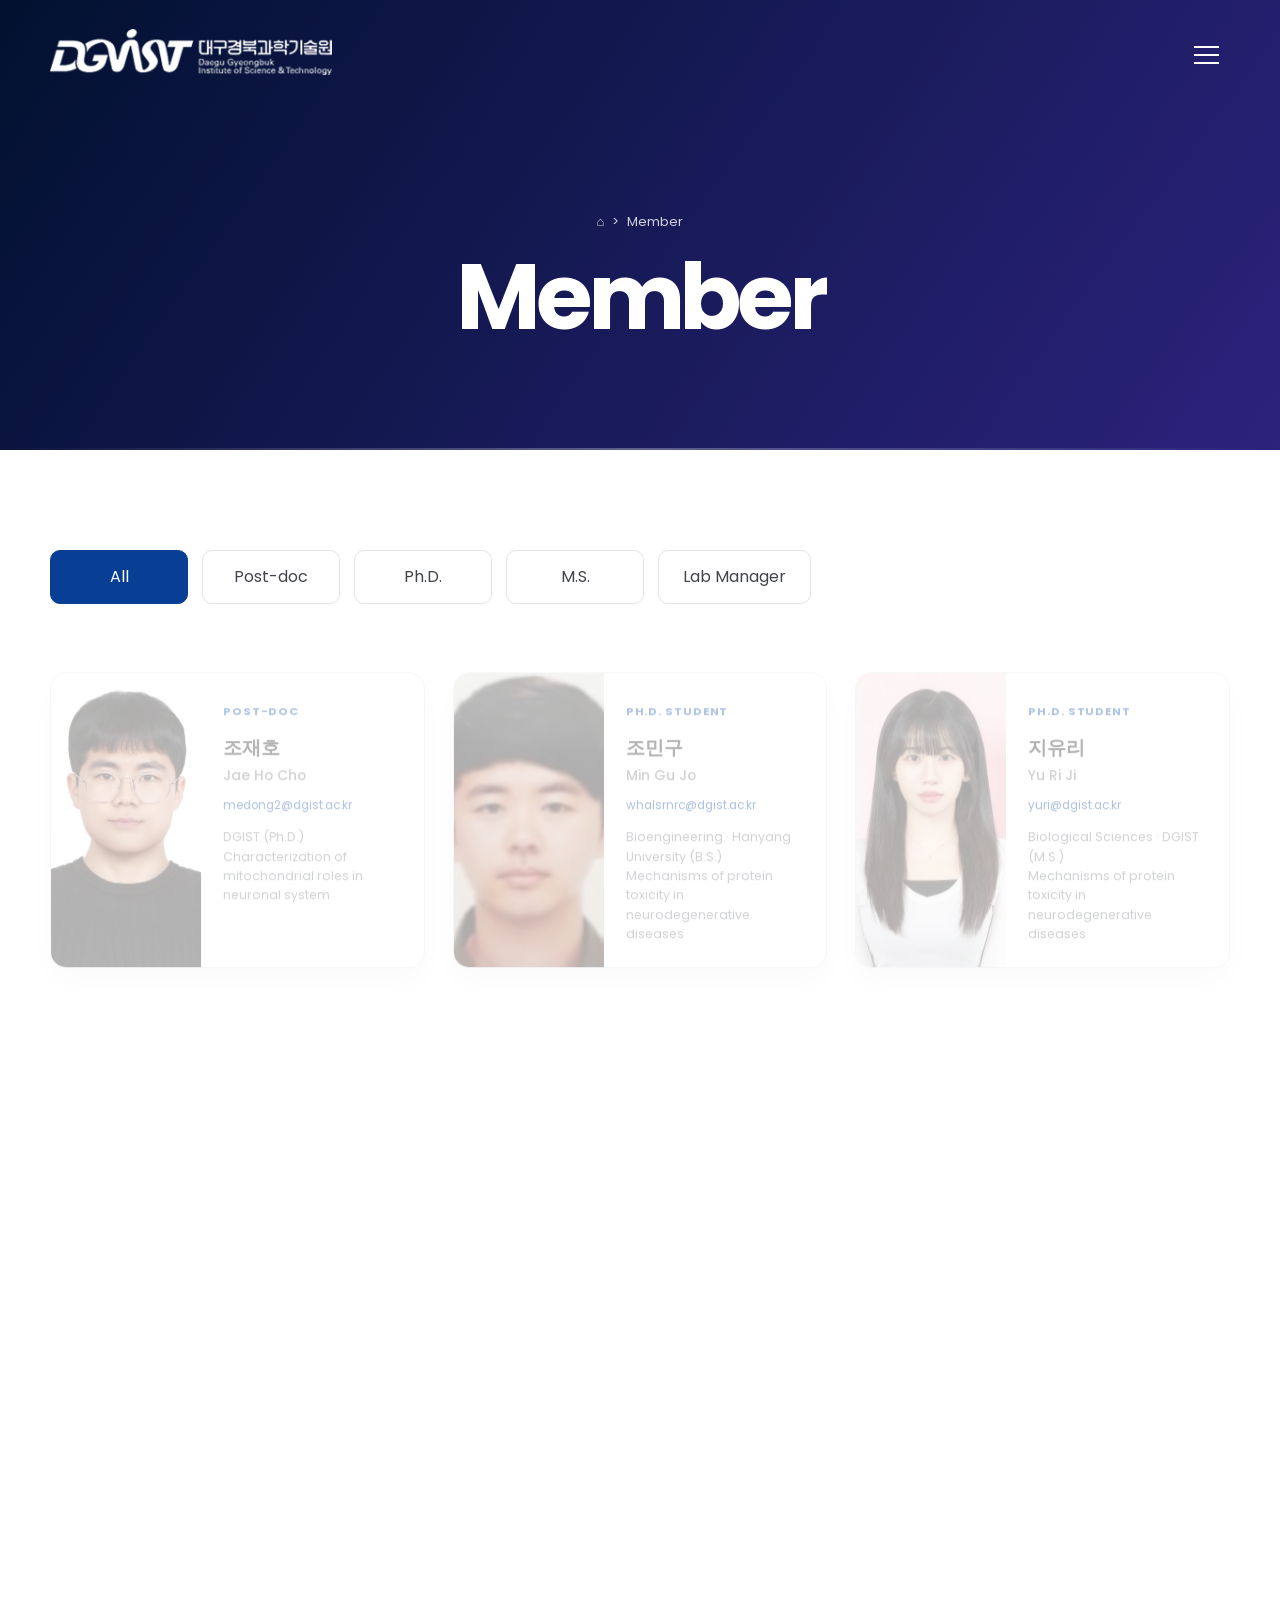
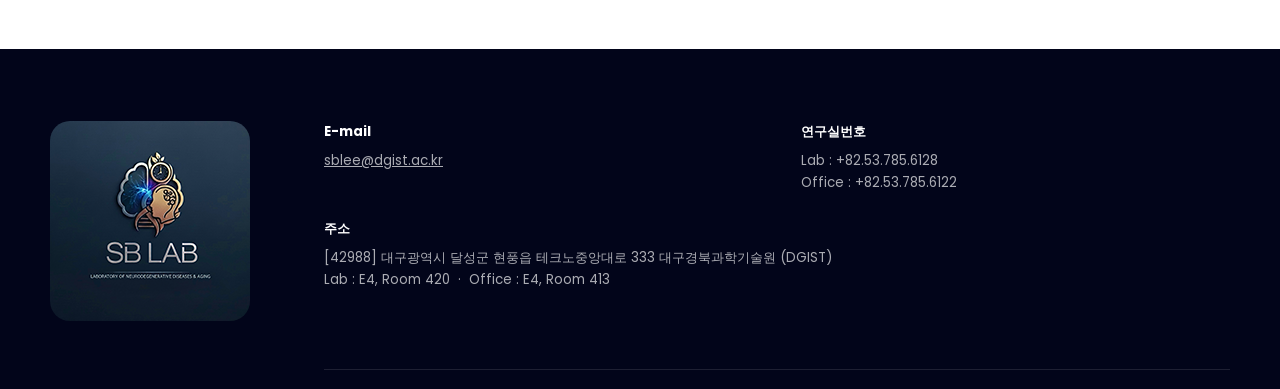
<file: people.html>
<!doctype html>
<html lang="en">
<head>
  <meta charset="utf-8">
  <meta name="viewport" content="width=device-width, initial-scale=1">
  <meta http-equiv="refresh" content="0; url=members.html">
  <title>Member | SB LAB</title>
  <link rel="canonical" href="members.html">
</head>
<body><p>Continue to <a href="members.html">Member</a>.</p></body>
</html>
</file>
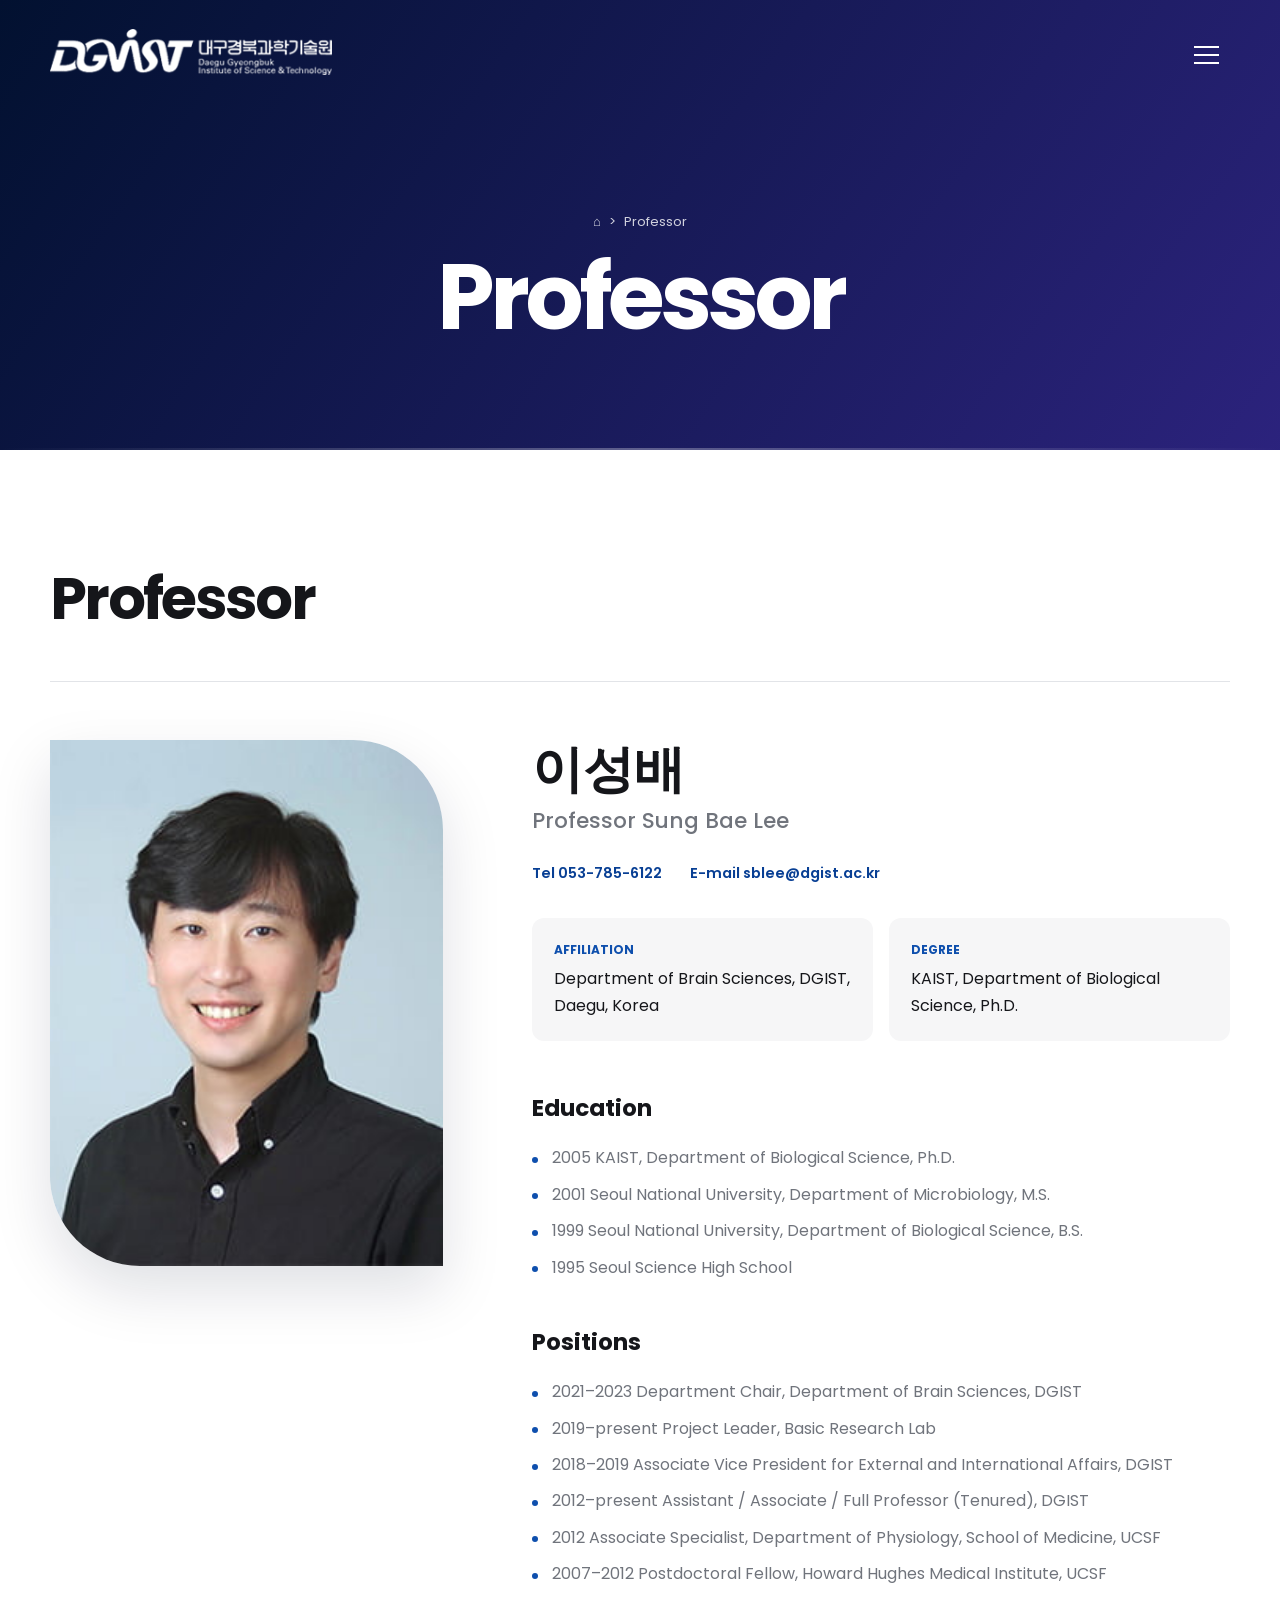
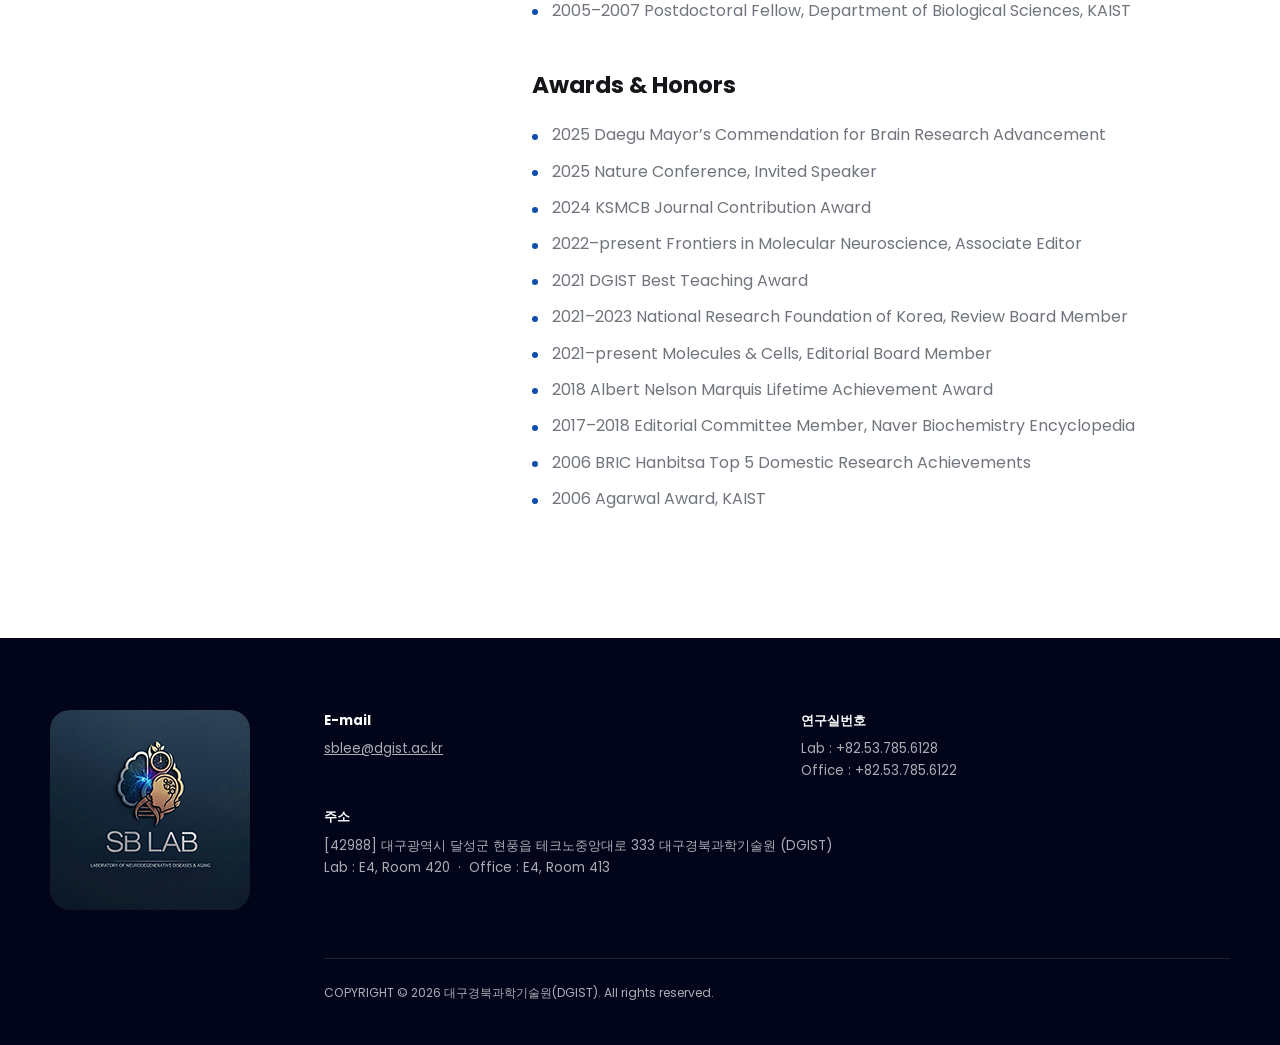
<file: professor.html>
<!doctype html>
<html lang="en">
<head>
  <meta charset="utf-8">
  <meta name="viewport" content="width=device-width, initial-scale=1">
  <meta name="description" content="Professor Sung Bae Lee, SB LAB at DGIST.">
  <title>Professor | SB LAB</title>
  <link rel="stylesheet" href="style.css">
  <script src="script.js" defer></script>
</head>
<body data-page="professor">
  <div id="site-header"></div>
  <main id="main-content">
    <section class="sub-hero"><div class="sub-hero-inner"><p class="breadcrumb"><a href="index.html">⌂</a> &nbsp;&gt;&nbsp; Professor</p><h1>Professor</h1></div></section>
    <section class="page-content">
      <div class="container">
        <header class="page-intro reveal"><h2>Professor</h2></header>
        <div class="professor-profile">
          <div class="professor-photo reveal"><img src="assets/site/professor.jpg" alt="Professor Sung Bae Lee"></div>
          <div class="reveal">
            <div class="professor-name"><h2>이성배 <span>Professor Sung Bae Lee</span></h2></div>
            <div class="contact-inline"><a href="tel:+82537856122">Tel 053-785-6122</a><a href="mailto:sblee@dgist.ac.kr">E-mail sblee@dgist.ac.kr</a></div>
            <div class="profile-facts"><article><strong>Affiliation</strong>Department of Brain Sciences, DGIST, Daegu, Korea</article><article><strong>Degree</strong>KAIST, Department of Biological Science, Ph.D.</article></div>
            <section class="profile-section"><h3>Education</h3><ul class="timeline-list"><li>2005 KAIST, Department of Biological Science, Ph.D.</li><li>2001 Seoul National University, Department of Microbiology, M.S.</li><li>1999 Seoul National University, Department of Biological Science, B.S.</li><li>1995 Seoul Science High School</li></ul></section>
            <section class="profile-section"><h3>Positions</h3><ul class="timeline-list"><li>2021–2023 Department Chair, Department of Brain Sciences, DGIST</li><li>2019–present Project Leader, Basic Research Lab</li><li>2018–2019 Associate Vice President for External and International Affairs, DGIST</li><li>2012–present Assistant / Associate / Full Professor (Tenured), DGIST</li><li>2012 Associate Specialist, Department of Physiology, School of Medicine, UCSF</li><li>2007–2012 Postdoctoral Fellow, Howard Hughes Medical Institute, UCSF</li><li>2005–2007 Postdoctoral Fellow, Department of Biological Sciences, KAIST</li></ul></section>
            <section class="profile-section"><h3>Awards &amp; Honors</h3><ul class="timeline-list"><li>2025 Daegu Mayor’s Commendation for Brain Research Advancement</li><li>2025 Nature Conference, Invited Speaker</li><li>2024 KSMCB Journal Contribution Award</li><li>2022–present Frontiers in Molecular Neuroscience, Associate Editor</li><li>2021 DGIST Best Teaching Award</li><li>2021–2023 National Research Foundation of Korea, Review Board Member</li><li>2021–present Molecules &amp; Cells, Editorial Board Member</li><li>2018 Albert Nelson Marquis Lifetime Achievement Award</li><li>2017–2018 Editorial Committee Member, Naver Biochemistry Encyclopedia</li><li>2006 BRIC Hanbitsa Top 5 Domestic Research Achievements</li><li>2006 Agarwal Award, KAIST</li></ul></section>
          </div>
        </div>
      </div>
    </section>
  </main>
  <div id="site-footer"></div>
</body>
</html>
</file>
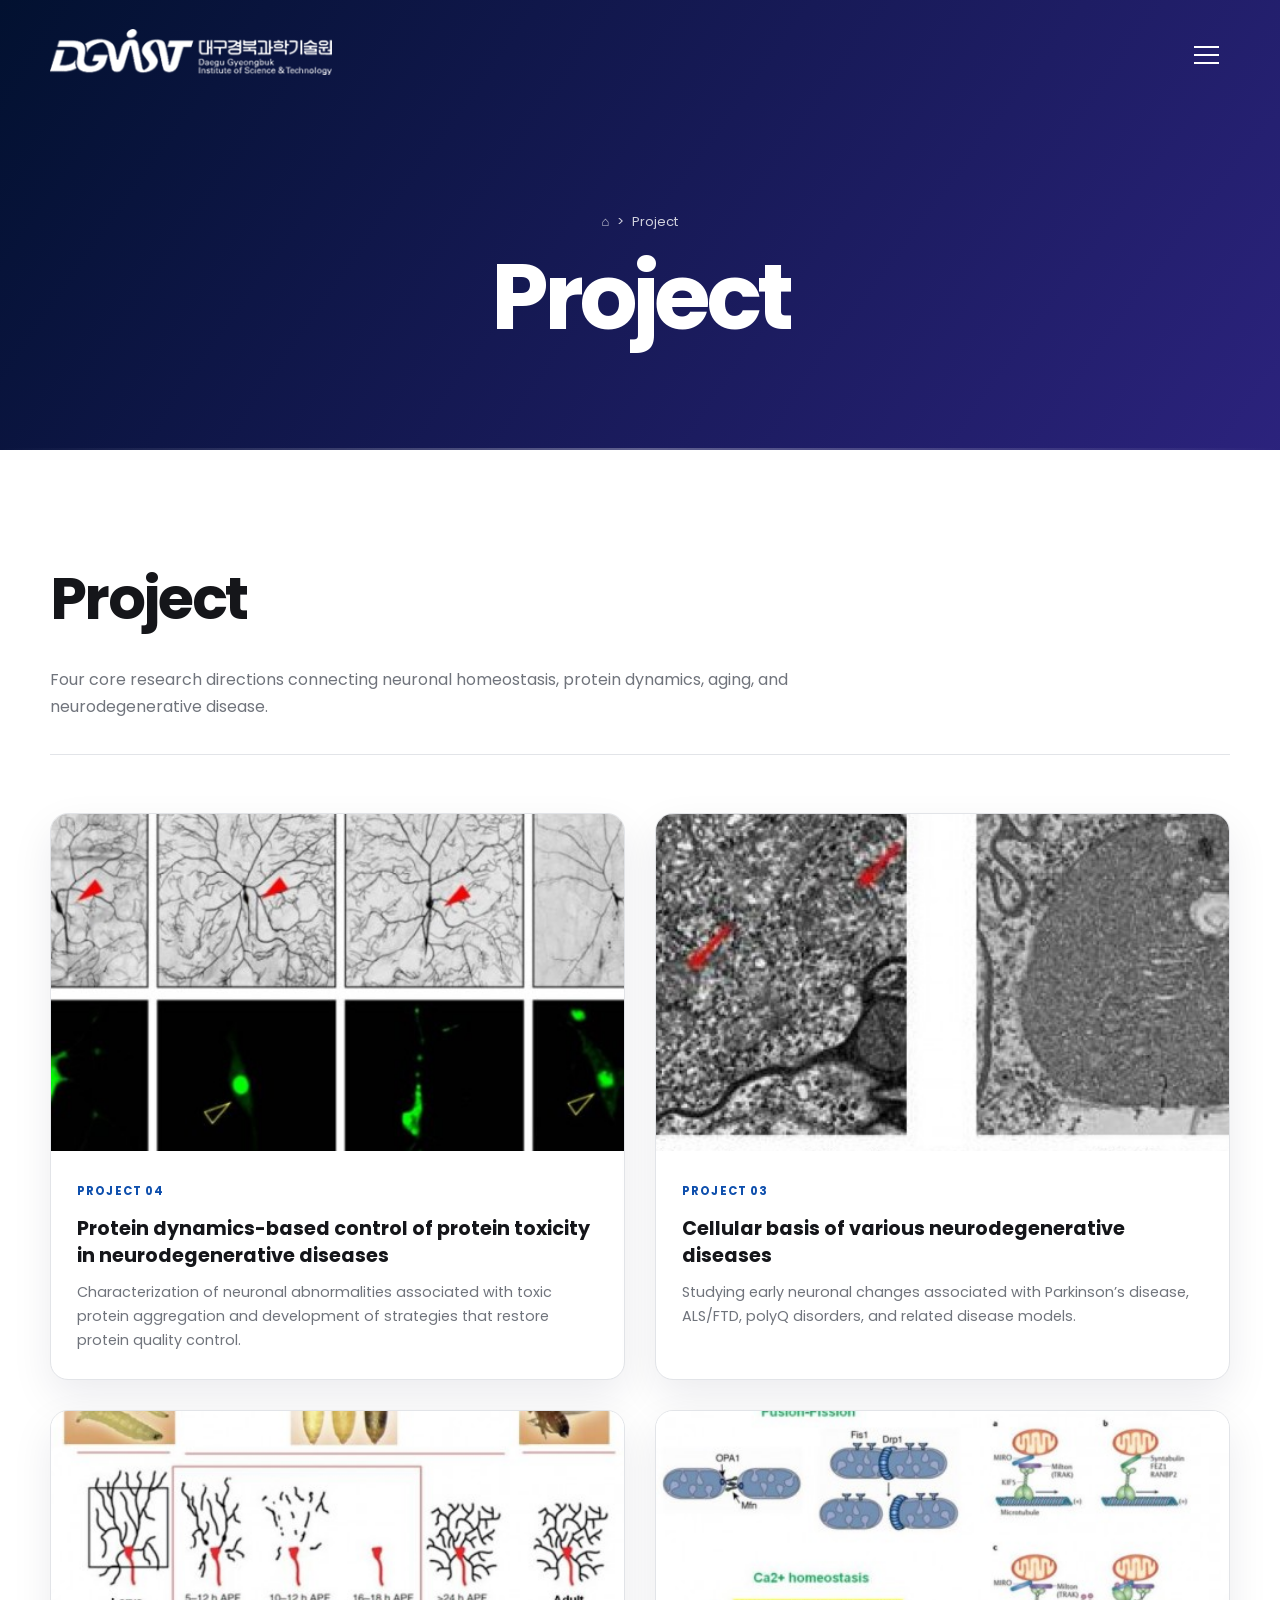
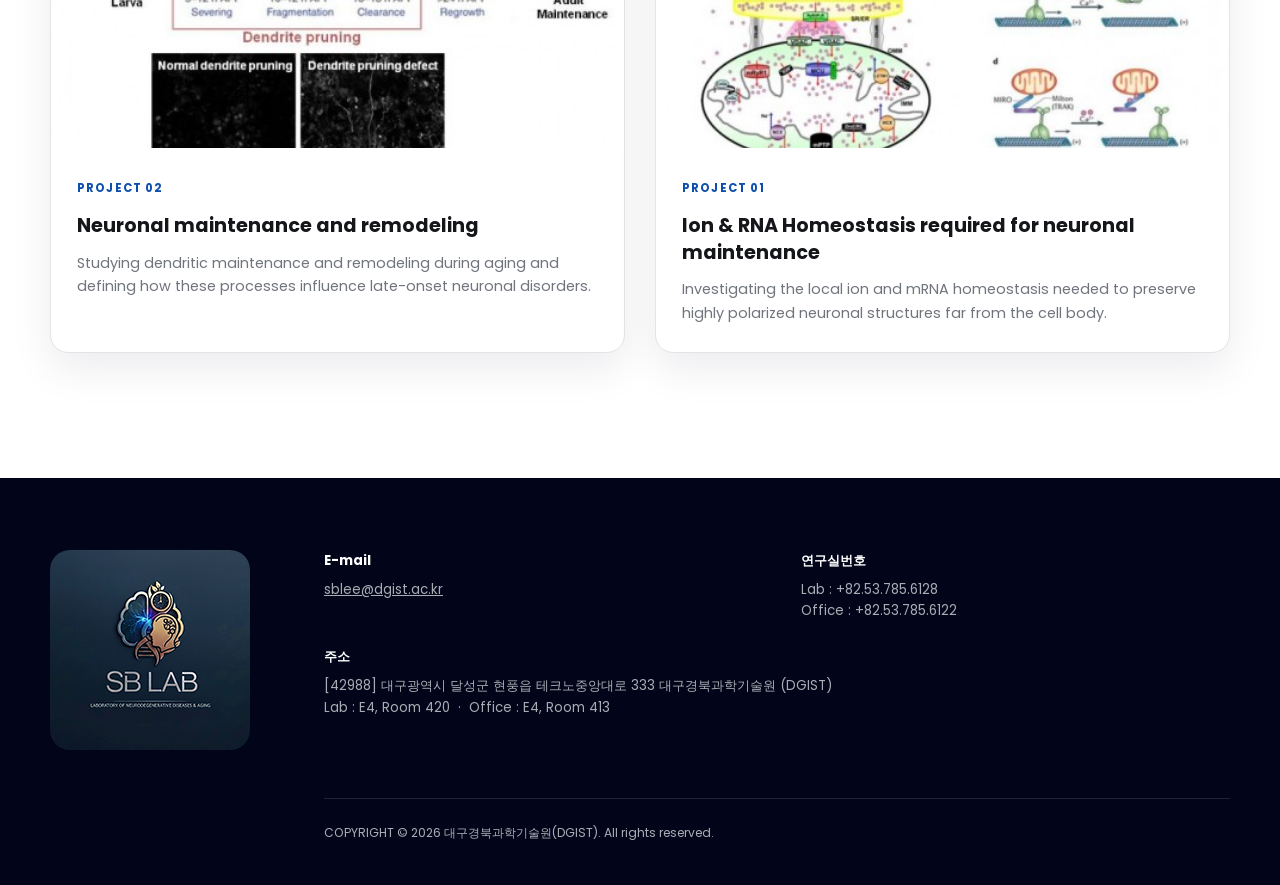
<file: projects.html>
<!doctype html>
<html lang="en">
<head>
  <meta charset="utf-8">
  <meta name="viewport" content="width=device-width, initial-scale=1">
  <meta name="description" content="Current research projects at SB LAB, DGIST.">
  <title>Project | SB LAB</title>
  <link rel="stylesheet" href="style.css">
  <script src="script.js" defer></script>
</head>
<body data-page="projects">
  <div id="site-header"></div>
  <main id="main-content">
    <section class="sub-hero"><div class="sub-hero-inner"><p class="breadcrumb"><a href="index.html">⌂</a> &nbsp;&gt;&nbsp; Project</p><h1>Project</h1></div></section>
    <section class="page-content">
      <div class="container">
        <header class="page-intro reveal"><h2>Project</h2><p>Four core research directions connecting neuronal homeostasis, protein dynamics, aging, and neurodegenerative disease.</p></header>
        <div class="card-grid project-grid">
          <article class="visual-card reveal" id="protein-dynamics"><div class="visual-card-image"><img src="assets/site/project-1.jpg" alt="Protein dynamics research figure"></div><div class="visual-card-body"><small>Project 04</small><h3>Protein dynamics-based control of protein toxicity in neurodegenerative diseases</h3><p>Characterization of neuronal abnormalities associated with toxic protein aggregation and development of strategies that restore protein quality control.</p></div></article>
          <article class="visual-card reveal" id="cellular-basis"><div class="visual-card-image"><img src="assets/site/project-2.jpg" alt="Neuronal mitochondria research figure"></div><div class="visual-card-body"><small>Project 03</small><h3>Cellular basis of various neurodegenerative diseases</h3><p>Studying early neuronal changes associated with Parkinson’s disease, ALS/FTD, polyQ disorders, and related disease models.</p></div></article>
          <article class="visual-card reveal"><div class="visual-card-image"><img src="assets/site/project-3.jpg" alt="Neuronal remodeling research figure"></div><div class="visual-card-body"><small>Project 02</small><h3>Neuronal maintenance and remodeling</h3><p>Studying dendritic maintenance and remodeling during aging and defining how these processes influence late-onset neuronal disorders.</p></div></article>
          <article class="visual-card reveal" id="ion-rna"><div class="visual-card-image"><img src="assets/site/project-4.jpg" alt="Ion and RNA homeostasis research figure"></div><div class="visual-card-body"><small>Project 01</small><h3>Ion &amp; RNA Homeostasis required for neuronal maintenance</h3><p>Investigating the local ion and mRNA homeostasis needed to preserve highly polarized neuronal structures far from the cell body.</p></div></article>
        </div>
      </div>
    </section>
  </main>
  <div id="site-footer"></div>
</body>
</html>
</file>
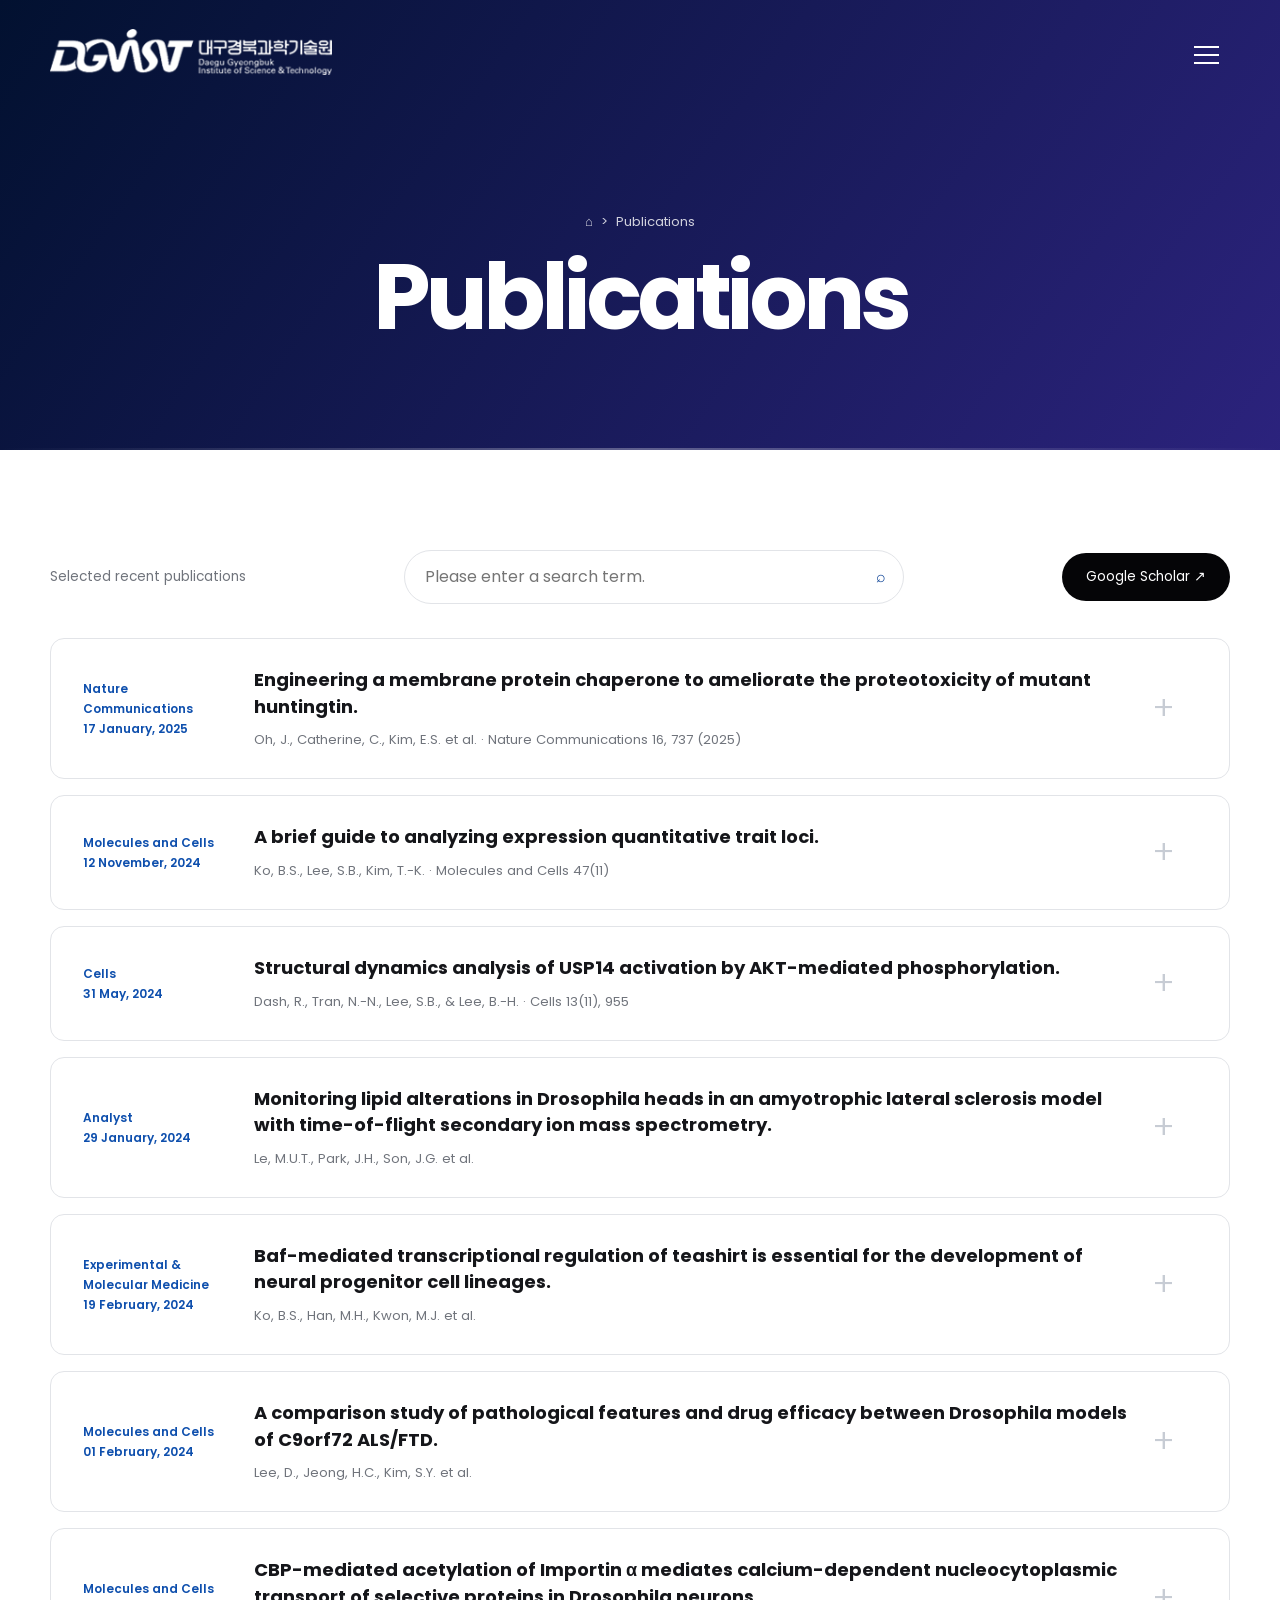
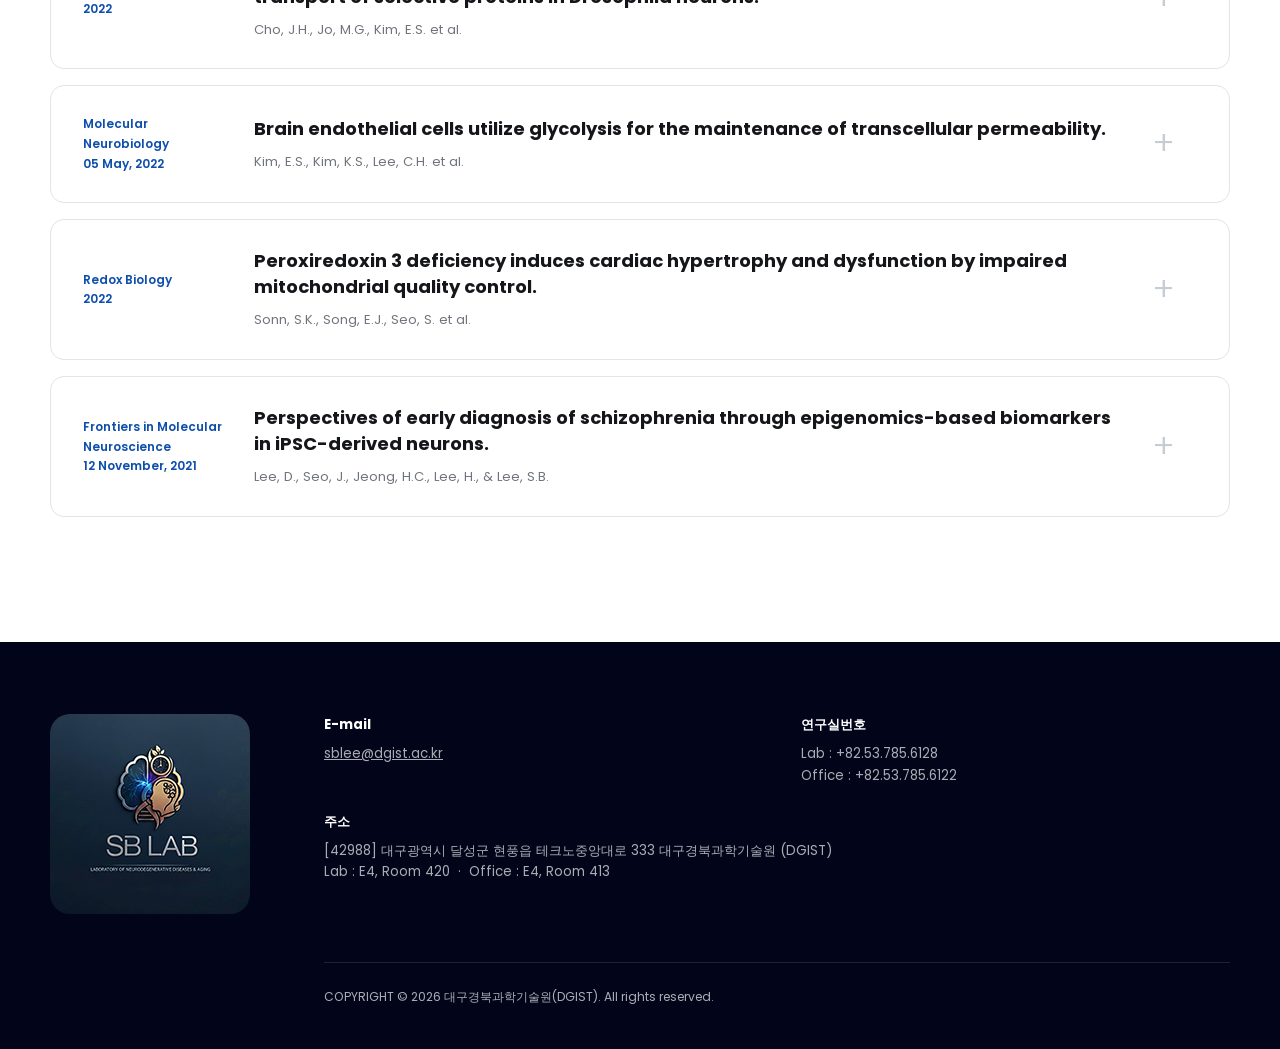
<file: publications.html>
<!doctype html>
<html lang="en">
<head>
  <meta charset="utf-8">
  <meta name="viewport" content="width=device-width, initial-scale=1">
  <meta name="description" content="Selected publications from SB LAB at DGIST.">
  <title>Publications | SB LAB</title>
  <link rel="stylesheet" href="style.css">
  <script src="script.js" defer></script>
</head>
<body data-page="publications">
  <div id="site-header"></div>
  <main id="main-content">
    <section class="sub-hero"><div class="sub-hero-inner"><p class="breadcrumb"><a href="index.html">⌂</a> &nbsp;&gt;&nbsp; Publications</p><h1>Publications</h1></div></section>
    <section class="page-content">
      <div class="container">
        <div class="list-toolbar reveal"><p>Selected recent publications</p><label class="search-field"><input type="search" placeholder="Please enter a search term." aria-label="Search publications" data-search-target=".publication-item"><span>⌕</span></label><a class="scholar-link" href="https://scholar.google.com/citations?hl=en&user=g5UDeEMAAAAJ" target="_blank" rel="noreferrer">Google Scholar ↗</a></div>
        <div class="publication-list-page">
          <a class="publication-item reveal" href="https://doi.org/10.1038/s41467-025-56030-6" target="_blank" rel="noreferrer"><span class="publication-meta">Nature Communications<br>17 January, 2025</span><span><h3>Engineering a membrane protein chaperone to ameliorate the proteotoxicity of mutant huntingtin.</h3><p>Oh, J., Catherine, C., Kim, E.S. et al. · Nature Communications 16, 737 (2025)</p></span><b>+</b></a>
          <a class="publication-item reveal" href="https://doi.org/10.1016/j.mocell.2024.100139" target="_blank" rel="noreferrer"><span class="publication-meta">Molecules and Cells<br>12 November, 2024</span><span><h3>A brief guide to analyzing expression quantitative trait loci.</h3><p>Ko, B.S., Lee, S.B., Kim, T.-K. · Molecules and Cells 47(11)</p></span><b>+</b></a>
          <a class="publication-item reveal" href="https://doi.org/10.3390/cells13110955" target="_blank" rel="noreferrer"><span class="publication-meta">Cells<br>31 May, 2024</span><span><h3>Structural dynamics analysis of USP14 activation by AKT-mediated phosphorylation.</h3><p>Dash, R., Tran, N.-N., Lee, S.B., &amp; Lee, B.-H. · Cells 13(11), 955</p></span><b>+</b></a>
          <a class="publication-item reveal" href="https://pubs.rsc.org/en/content/articlelanding/2024/an/d3an01670f" target="_blank" rel="noreferrer"><span class="publication-meta">Analyst<br>29 January, 2024</span><span><h3>Monitoring lipid alterations in Drosophila heads in an amyotrophic lateral sclerosis model with time-of-flight secondary ion mass spectrometry.</h3><p>Le, M.U.T., Park, J.H., Son, J.G. et al.</p></span><b>+</b></a>
          <a class="publication-item reveal" href="https://doi.org/10.1038/s12276-024-01169-3" target="_blank" rel="noreferrer"><span class="publication-meta">Experimental &amp; Molecular Medicine<br>19 February, 2024</span><span><h3>Baf-mediated transcriptional regulation of teashirt is essential for the development of neural progenitor cell lineages.</h3><p>Ko, B.S., Han, M.H., Kwon, M.J. et al.</p></span><b>+</b></a>
          <a class="publication-item reveal" href="https://doi.org/10.1016/j.mocell.2023.12.003" target="_blank" rel="noreferrer"><span class="publication-meta">Molecules and Cells<br>01 February, 2024</span><span><h3>A comparison study of pathological features and drug efficacy between Drosophila models of C9orf72 ALS/FTD.</h3><p>Lee, D., Jeong, H.C., Kim, S.Y. et al.</p></span><b>+</b></a>
          <a class="publication-item reveal" href="https://doi.org/10.14348/molcells.2022.0104" target="_blank" rel="noreferrer"><span class="publication-meta">Molecules and Cells<br>2022</span><span><h3>CBP-mediated acetylation of Importin α mediates calcium-dependent nucleocytoplasmic transport of selective proteins in Drosophila neurons.</h3><p>Cho, J.H., Jo, M.G., Kim, E.S. et al.</p></span><b>+</b></a>
          <a class="publication-item reveal" href="https://doi.org/10.1007/s12035-022-02778-7" target="_blank" rel="noreferrer"><span class="publication-meta">Molecular Neurobiology<br>05 May, 2022</span><span><h3>Brain endothelial cells utilize glycolysis for the maintenance of transcellular permeability.</h3><p>Kim, E.S., Kim, K.S., Lee, C.H. et al.</p></span><b>+</b></a>
          <a class="publication-item reveal" href="https://doi.org/10.1016/j.redox.2022.102275" target="_blank" rel="noreferrer"><span class="publication-meta">Redox Biology<br>2022</span><span><h3>Peroxiredoxin 3 deficiency induces cardiac hypertrophy and dysfunction by impaired mitochondrial quality control.</h3><p>Sonn, S.K., Song, E.J., Seo, S. et al.</p></span><b>+</b></a>
          <a class="publication-item reveal" href="https://doi.org/10.3389/fnmol.2021.756613" target="_blank" rel="noreferrer"><span class="publication-meta">Frontiers in Molecular Neuroscience<br>12 November, 2021</span><span><h3>Perspectives of early diagnosis of schizophrenia through epigenomics-based biomarkers in iPSC-derived neurons.</h3><p>Lee, D., Seo, J., Jeong, H.C., Lee, H., &amp; Lee, S.B.</p></span><b>+</b></a>
        </div>
      </div>
    </section>
  </main>
  <div id="site-footer"></div>
</body>
</html>
</file>
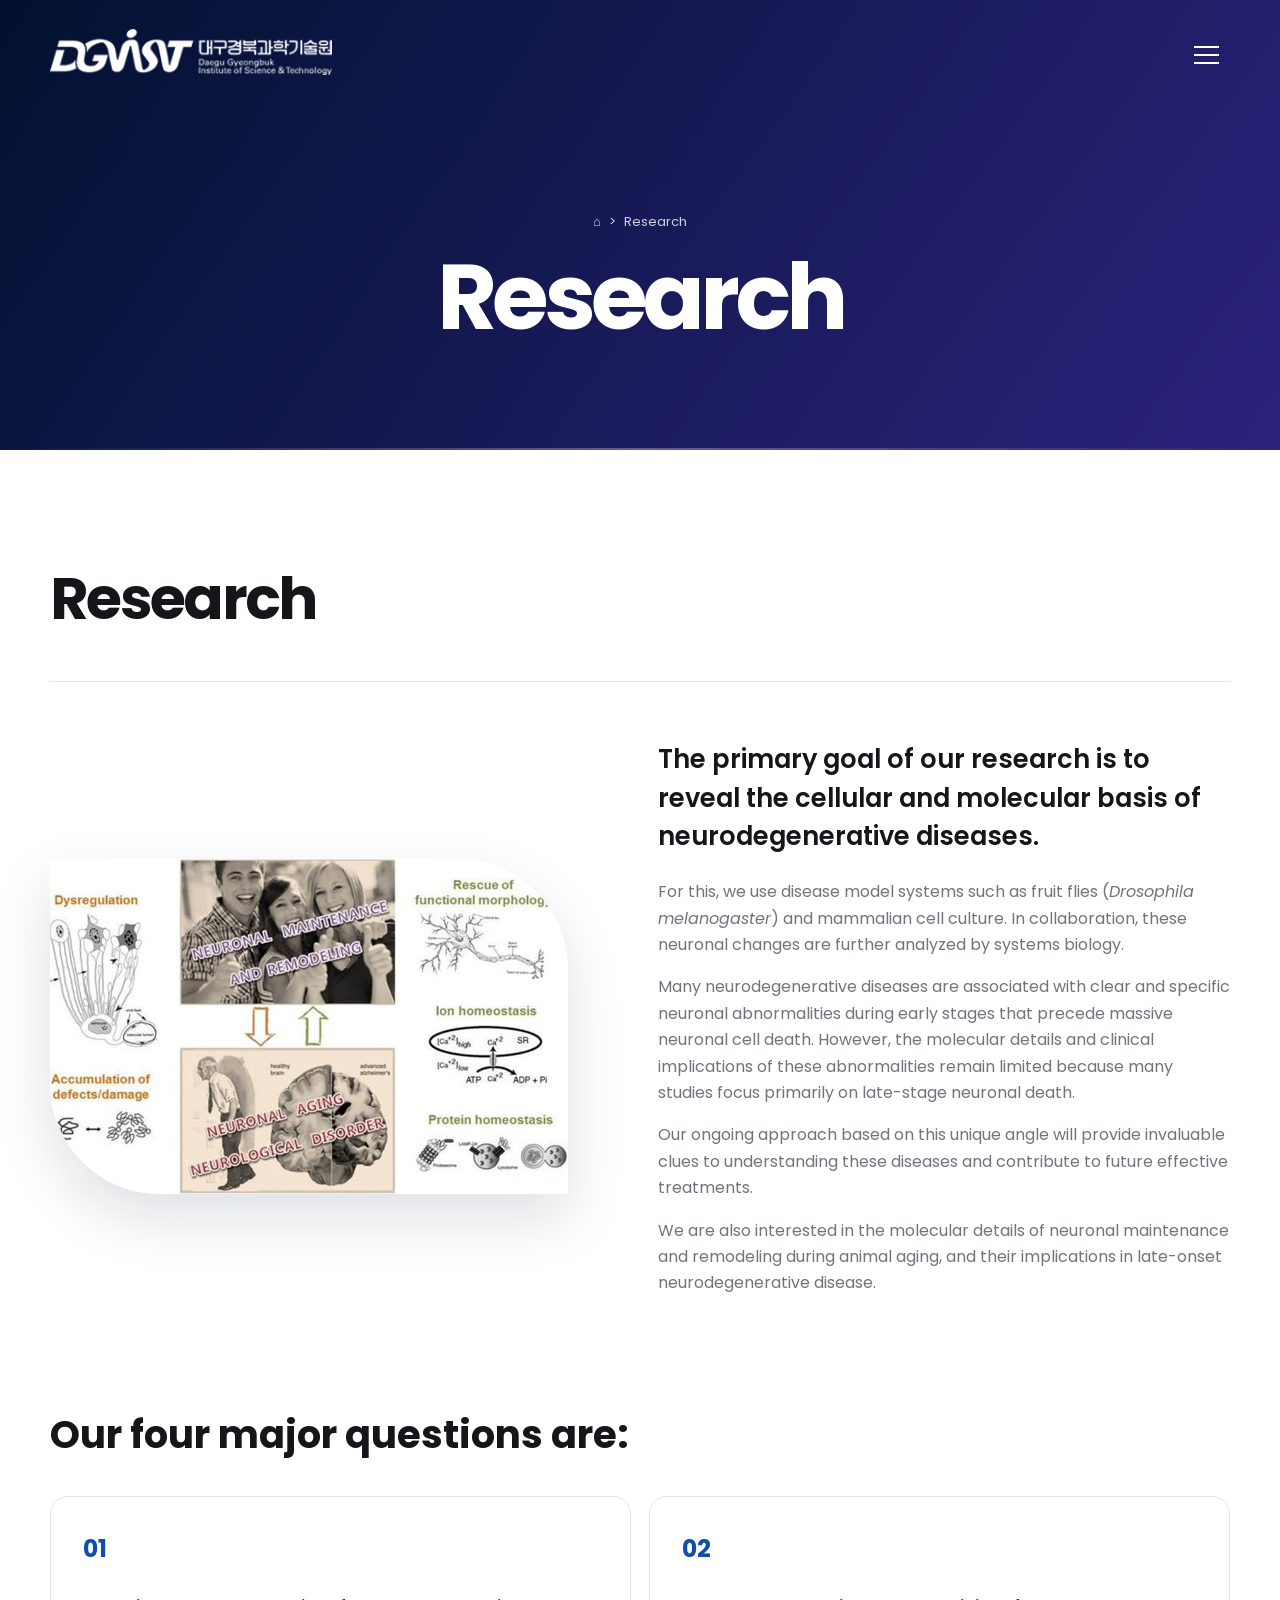
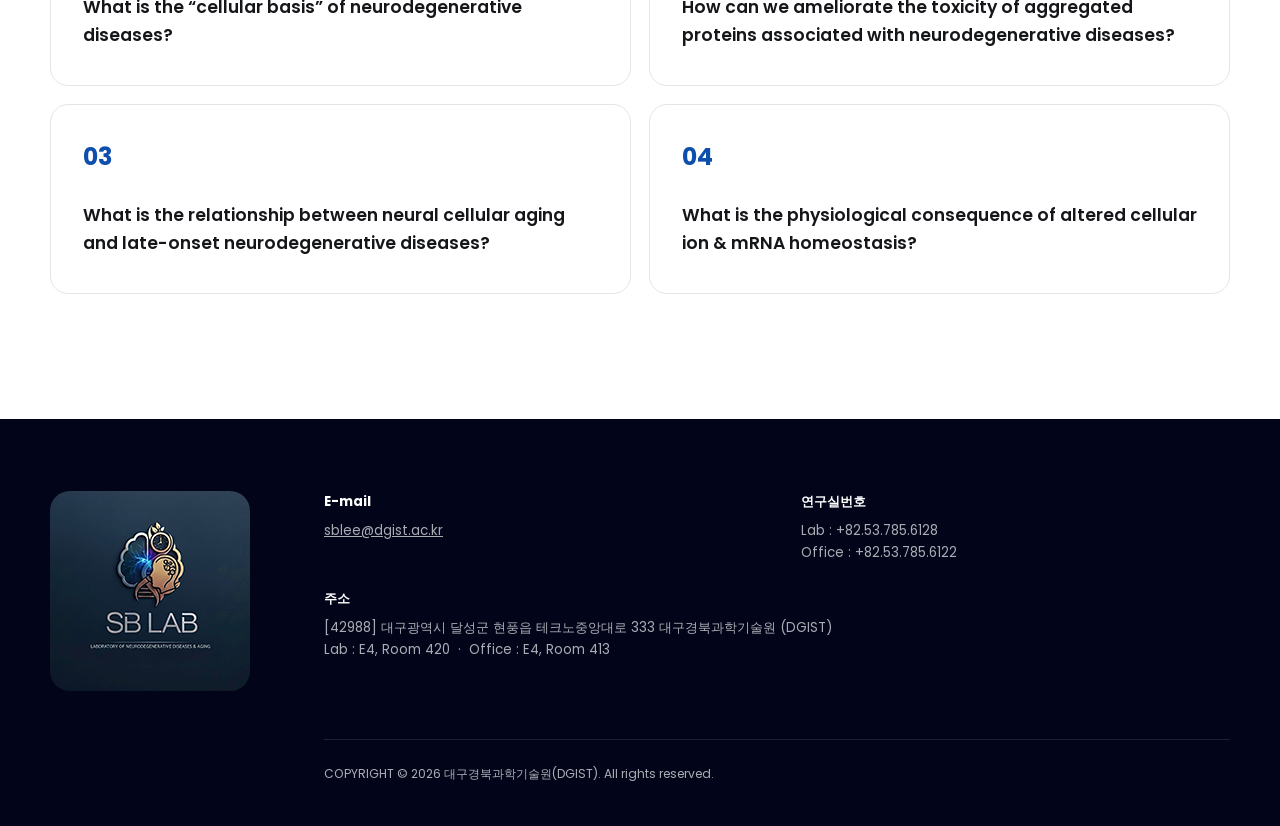
<file: research.html>
<!doctype html>
<html lang="en">
<head>
  <meta charset="utf-8">
  <meta name="viewport" content="width=device-width, initial-scale=1">
  <meta name="description" content="Research at SB LAB, DGIST.">
  <title>Research | SB LAB</title>
  <link rel="stylesheet" href="style.css">
  <script src="script.js" defer></script>
</head>
<body data-page="research">
  <div id="site-header"></div>
  <main id="main-content">
    <section class="sub-hero"><div class="sub-hero-inner"><p class="breadcrumb"><a href="index.html">⌂</a> &nbsp;&gt;&nbsp; Research</p><h1>Research</h1></div></section>
    <section class="page-content">
      <div class="container">
        <header class="page-intro reveal"><h2>Research</h2></header>
        <div class="research-lead">
          <div class="reveal"><img src="assets/site/research-visual.jpg" alt="Neurodegenerative disease research concept"></div>
          <div class="research-copy reveal">
            <p class="lead">The primary goal of our research is to reveal the cellular and molecular basis of neurodegenerative diseases.</p>
            <p>For this, we use disease model systems such as fruit flies (<em>Drosophila melanogaster</em>) and mammalian cell culture. In collaboration, these neuronal changes are further analyzed by systems biology.</p>
            <p>Many neurodegenerative diseases are associated with clear and specific neuronal abnormalities during early stages that precede massive neuronal cell death. However, the molecular details and clinical implications of these abnormalities remain limited because many studies focus primarily on late-stage neuronal death.</p>
            <p>Our ongoing approach based on this unique angle will provide invaluable clues to understanding these diseases and contribute to future effective treatments.</p>
            <p>We are also interested in the molecular details of neuronal maintenance and remodeling during animal aging, and their implications in late-onset neurodegenerative disease.</p>
          </div>
        </div>
        <section class="question-block reveal">
          <h3>Our four major questions are:</h3>
          <div class="question-grid">
            <article class="question-card"><span>01</span><p>What is the “cellular basis” of neurodegenerative diseases?</p></article>
            <article class="question-card"><span>02</span><p>How can we ameliorate the toxicity of aggregated proteins associated with neurodegenerative diseases?</p></article>
            <article class="question-card"><span>03</span><p>What is the relationship between neural cellular aging and late-onset neurodegenerative diseases?</p></article>
            <article class="question-card"><span>04</span><p>What is the physiological consequence of altered cellular ion &amp; mRNA homeostasis?</p></article>
          </div>
        </section>
      </div>
    </section>
  </main>
  <div id="site-footer"></div>
</body>
</html>
</file>
<file: style.css>
@import url("https://fonts.googleapis.com/css2?family=Poppins:wght@300;400;500;600;700;800&display=swap");

:root {
  --navy: #04122e;
  --navy-2: #111a5c;
  --violet: #2e247f;
  --blue: #083f94;
  --blue-2: #0e4fad;
  --black: #0a0a0d;
  --ink: #15161a;
  --muted: #70747c;
  --line: #e2e4e8;
  --paper: #f6f6f7;
  --white: #fff;
  --max: 1440px;
  --header: 104px;
  --radius: 18px;
  --shadow: 0 24px 60px rgba(5, 18, 46, 0.13);
}

* {
  box-sizing: border-box;
}

html {
  scroll-behavior: smooth;
}

body {
  min-width: 320px;
  margin: 0;
  color: var(--ink);
  background: var(--white);
  font-family: "Poppins", Pretendard, -apple-system, BlinkMacSystemFont, "Segoe UI", sans-serif;
  line-height: 1.65;
  overflow-x: hidden;
}

body.menu-open {
  overflow: hidden;
}

img {
  display: block;
  max-width: 100%;
}

a {
  color: inherit;
}

button,
input,
select {
  font: inherit;
}

button,
a {
  -webkit-tap-highlight-color: transparent;
}

.skip-link {
  position: fixed;
  top: -90px;
  left: 20px;
  z-index: 10000;
  padding: 12px 18px;
  color: #fff;
  background: var(--blue);
  text-decoration: none;
}

.skip-link:focus {
  top: 0;
}

.container {
  width: min(calc(100% - 100px), var(--max));
  margin-inline: auto;
}

.section {
  padding: 110px 0;
}

.section-heading {
  display: flex;
  align-items: center;
  justify-content: space-between;
  gap: 28px;
  margin-bottom: 56px;
}

.section-heading h2,
.content-title {
  margin: 0;
  font-size: clamp(2.7rem, 5vw, 4.8rem);
  font-weight: 700;
  line-height: 1.08;
  letter-spacing: -0.055em;
}

.eyebrow {
  margin: 0 0 16px;
  color: var(--blue-2);
  font-size: 0.75rem;
  font-weight: 700;
  letter-spacing: 0.15em;
  text-transform: uppercase;
}

.view-more,
.pill-link {
  display: inline-flex;
  min-height: 48px;
  padding: 0 26px;
  border-radius: 999px;
  align-items: center;
  justify-content: center;
  gap: 28px;
  color: #fff;
  background: #050507;
  font-size: 0.9rem;
  font-weight: 500;
  text-decoration: none;
  transition: transform 180ms ease, background 180ms ease;
}

.view-more::after,
.pill-link::after {
  content: "→";
}

.view-more:hover,
.pill-link:hover {
  background: var(--blue);
  transform: translateY(-2px);
}

/* Header and full-screen navigation */
.site-header {
  position: absolute;
  inset: 0 0 auto;
  z-index: 1100;
  height: var(--header);
  color: #fff;
  transition: color 220ms ease, background 220ms ease, box-shadow 220ms ease;
}

.site-header.is-scrolled {
  position: fixed;
  color: var(--ink);
  background: rgba(255, 255, 255, 0.96);
  box-shadow: 0 8px 30px rgba(2, 12, 33, 0.08);
  backdrop-filter: blur(12px);
}

.header-inner {
  display: flex;
  width: min(calc(100% - 100px), 1760px);
  height: 100%;
  margin-inline: auto;
  align-items: center;
  justify-content: space-between;
}

.site-logo {
  position: relative;
  z-index: 2;
  display: block;
  width: clamp(230px, 22vw, 315px);
}

.site-logo img {
  width: 100%;
}

.site-logo .logo-color {
  display: none;
}

.site-header.is-scrolled .logo-white {
  display: none;
}

.site-header.is-scrolled .logo-color {
  display: block;
}

.menu-toggle {
  position: relative;
  z-index: 1200;
  width: 48px;
  height: 48px;
  padding: 12px 8px;
  border: 0;
  color: currentColor;
  background: transparent;
  cursor: pointer;
}

.menu-toggle span {
  display: block;
  width: 25px;
  height: 2px;
  margin: 6px auto;
  background: currentColor;
  transition: transform 220ms ease, opacity 180ms ease;
}

.menu-toggle[aria-expanded="true"] span:nth-child(1) {
  transform: translateY(8px) rotate(45deg);
}

.menu-toggle[aria-expanded="true"] span:nth-child(2) {
  opacity: 0;
}

.menu-toggle[aria-expanded="true"] span:nth-child(3) {
  transform: translateY(-8px) rotate(-45deg);
}

.menu-panel {
  position: fixed;
  inset: 0;
  z-index: 1050;
  display: grid;
  color: #fff;
  background:
    linear-gradient(115deg, rgba(2, 12, 39, 0.96), rgba(31, 25, 105, 0.94)),
    url("assets/site/hero-3.jpg") center / cover;
  opacity: 0;
  visibility: hidden;
  transform: translateY(-18px);
  transition: opacity 240ms ease, transform 240ms ease, visibility 240ms;
  place-items: center;
}

.menu-panel.is-open {
  opacity: 1;
  visibility: visible;
  transform: none;
}

.menu-panel-inner {
  width: min(calc(100% - 100px), 1100px);
  padding: 120px 0 60px;
}

.menu-kicker {
  margin: 0 0 26px;
  color: rgba(255, 255, 255, 0.55);
  font-size: 0.75rem;
  letter-spacing: 0.2em;
  text-transform: uppercase;
}

.main-nav {
  display: grid;
  grid-template-columns: repeat(3, 1fr);
  border-top: 1px solid rgba(255, 255, 255, 0.2);
}

.main-nav a {
  display: grid;
  min-height: 118px;
  padding: 22px 18px;
  border-right: 1px solid rgba(255, 255, 255, 0.16);
  border-bottom: 1px solid rgba(255, 255, 255, 0.16);
  align-content: center;
  gap: 4px;
  text-decoration: none;
  transition: background 180ms ease, padding 180ms ease;
}

.main-nav a:nth-child(3n) {
  border-right: 0;
}

.main-nav a:hover,
.main-nav a.is-active {
  padding-left: 28px;
  background: rgba(255, 255, 255, 0.12);
}

.main-nav small {
  color: #7bb4ff;
  font-size: 0.68rem;
  letter-spacing: 0.12em;
}

.main-nav strong {
  font-size: clamp(1.05rem, 1.8vw, 1.45rem);
  font-weight: 600;
}

/* Home hero */
.home-hero {
  position: relative;
  min-height: 100svh;
  overflow: hidden;
  color: #fff;
  background: var(--navy);
}

.hero-slide {
  position: absolute;
  inset: 0;
  background-position: center;
  background-size: cover;
  opacity: 0;
  transform: scale(1.035);
  transition: opacity 900ms ease, transform 6500ms linear;
}

.hero-slide::after {
  position: absolute;
  inset: 0;
  background: linear-gradient(90deg, rgba(5, 25, 66, 0.54), rgba(8, 25, 58, 0.12) 70%);
  content: "";
}

.hero-slide.is-active {
  opacity: 1;
  transform: scale(1);
}

.home-hero-content {
  position: relative;
  z-index: 2;
  display: flex;
  min-height: 100svh;
  padding-top: var(--header);
  padding-bottom: 86px;
  align-items: flex-end;
}

.hero-copy {
  width: min(100%, 980px);
  padding-bottom: 72px;
}

.hero-copy h1 {
  margin: 0;
  font-size: clamp(4.3rem, 9vw, 8.6rem);
  font-weight: 700;
  line-height: 0.92;
  letter-spacing: -0.065em;
}

.hero-copy h2 {
  margin: 42px 0 0;
  font-size: clamp(1.4rem, 2.5vw, 2.25rem);
  line-height: 1.3;
}

.hero-copy p {
  max-width: 820px;
  margin: 34px 0 0;
  color: rgba(255, 255, 255, 0.9);
  font-size: clamp(1rem, 1.7vw, 1.45rem);
}

.hero-pager {
  position: absolute;
  right: 0;
  bottom: 48px;
  left: 0;
  z-index: 3;
  display: grid;
  grid-template-columns: repeat(4, 1fr);
  gap: 20px;
}

.hero-dot {
  padding: 16px 0 0;
  border: 0;
  border-top: 3px solid rgba(255, 255, 255, 0.25);
  color: rgba(255, 255, 255, 0.4);
  background: transparent;
  font-weight: 700;
  text-align: left;
  cursor: pointer;
}

.hero-dot.is-active {
  color: #fff;
  border-top-color: #fff;
}

.scroll-cue {
  position: absolute;
  right: 4vw;
  bottom: 104px;
  z-index: 3;
  color: #fff;
  font-size: 0.77rem;
  text-decoration: none;
}

.scroll-cue::after {
  margin-left: 10px;
  content: "↓";
}

/* Home sections */
.home-research-grid {
  display: grid;
  grid-template-columns: minmax(0, 1.03fr) minmax(0, 0.97fr);
  align-items: center;
  gap: clamp(48px, 7vw, 100px);
}

.home-research-image {
  overflow: hidden;
  border-radius: 0 130px 0 130px;
  box-shadow: var(--shadow);
}

.home-research-image img {
  width: 100%;
  min-height: 470px;
  object-fit: cover;
}

.home-research-copy h3 {
  margin: 0;
  font-size: clamp(1.5rem, 2.6vw, 2.35rem);
  line-height: 1.45;
  letter-spacing: -0.035em;
}

.home-research-copy p {
  margin: 34px 0 0;
  color: var(--muted);
  font-size: 1.03rem;
}

.home-research-copy .view-more {
  margin-top: 36px;
}

.project-spotlight {
  position: relative;
  padding: 100px 0 110px;
  overflow: hidden;
  color: #fff;
  background:
    linear-gradient(rgba(4, 6, 11, 0.84), rgba(4, 6, 11, 0.84)),
    url("assets/site/project-bg.jpg") center / cover;
}

.project-spotlight .section-heading {
  margin-bottom: 44px;
}

.project-spotlight .view-more {
  background: var(--blue-2);
}

.project-strip {
  display: grid;
  grid-template-columns: repeat(3, 1fr);
  gap: 28px;
}

.project-mini {
  color: #fff;
  text-decoration: none;
}

.project-mini-image {
  position: relative;
  overflow: hidden;
  border-radius: 12px 64px 12px 12px;
  aspect-ratio: 1.45;
  background: #fff;
}

.project-mini-image::after {
  position: absolute;
  inset: 0;
  display: grid;
  color: #fff;
  background: rgba(7, 58, 143, 0.72);
  content: "+";
  font-size: 3rem;
  opacity: 0;
  transition: opacity 200ms ease;
  place-items: center;
}

.project-mini:hover .project-mini-image::after {
  opacity: 1;
}

.project-mini img {
  width: 100%;
  height: 100%;
  object-fit: cover;
}

.project-mini h3 {
  margin: 24px 0 8px;
  overflow: hidden;
  font-size: 1.13rem;
  text-overflow: ellipsis;
  white-space: nowrap;
}

.project-mini time {
  color: rgba(255, 255, 255, 0.52);
  font-size: 0.82rem;
}

.home-publications {
  background: var(--paper);
}

.publication-preview {
  display: grid;
  gap: 14px;
}

.publication-preview a {
  display: grid;
  grid-template-columns: 140px 1fr 42px;
  min-height: 108px;
  padding: 22px 38px;
  border-radius: 12px;
  align-items: center;
  gap: 22px;
  background: #fff;
  text-decoration: none;
  transition: color 180ms ease, background 180ms ease, transform 180ms ease;
}

.publication-preview a:hover {
  color: #fff;
  background: var(--blue);
  transform: translateX(6px);
}

.publication-preview time {
  color: #777c83;
  font-size: 0.8rem;
}

.publication-preview a:hover time {
  color: rgba(255, 255, 255, 0.72);
}

.publication-preview strong {
  overflow: hidden;
  font-size: clamp(1rem, 1.55vw, 1.25rem);
  text-overflow: ellipsis;
  white-space: nowrap;
}

.publication-preview b {
  color: #ccd0d6;
  font-size: 2.2rem;
  font-weight: 300;
}

/* Sub pages */
.sub-hero {
  position: relative;
  display: grid;
  min-height: 450px;
  padding-top: var(--header);
  color: #fff;
  background:
    linear-gradient(120deg, rgba(2, 17, 48, 0.96), rgba(44, 35, 126, 0.94)),
    url("assets/site/sub-bg.jpg") center / cover;
  place-items: center;
}

.sub-hero::after {
  position: absolute;
  inset: auto 0 0;
  height: 2px;
  background: linear-gradient(90deg, transparent, rgba(255, 255, 255, 0.3), transparent);
  content: "";
}

.sub-hero-inner {
  padding: 48px 0;
  text-align: center;
}

.breadcrumb {
  margin: 0 0 18px;
  color: rgba(255, 255, 255, 0.8);
  font-size: 0.82rem;
}

.breadcrumb a {
  text-decoration: none;
}

.sub-hero h1 {
  margin: 0;
  font-size: clamp(3.8rem, 7.2vw, 7rem);
  font-weight: 700;
  line-height: 1;
  letter-spacing: -0.055em;
}

.page-content {
  padding: 100px 0 125px;
}

.page-intro {
  margin-bottom: 58px;
  padding-bottom: 34px;
  border-bottom: 1px solid var(--line);
}

.page-intro h2 {
  margin: 0;
  font-size: clamp(2.4rem, 4.6vw, 4rem);
  letter-spacing: -0.045em;
}

.page-intro p {
  max-width: 760px;
  margin: 20px 0 0;
  color: var(--muted);
}

/* Research */
.research-lead {
  display: grid;
  grid-template-columns: minmax(0, 0.95fr) minmax(0, 1.05fr);
  align-items: center;
  gap: clamp(48px, 7vw, 100px);
}

.research-lead img {
  width: 100%;
  border-radius: 0 110px 0 110px;
  box-shadow: var(--shadow);
}

.research-copy .lead {
  margin: 0 0 24px;
  font-size: clamp(1.25rem, 2vw, 1.7rem);
  font-weight: 600;
  line-height: 1.5;
}

.research-copy p:not(.lead) {
  color: var(--muted);
}

.question-block {
  margin-top: 90px;
}

.question-block h3 {
  margin: 0 0 30px;
  font-size: clamp(1.8rem, 3vw, 2.6rem);
}

.question-grid {
  display: grid;
  grid-template-columns: repeat(2, 1fr);
  gap: 18px;
}

.question-card {
  min-height: 190px;
  padding: 32px;
  border: 1px solid var(--line);
  border-radius: var(--radius);
  background: #fff;
}

.question-card span {
  color: var(--blue-2);
  font-size: 1.5rem;
  font-weight: 700;
}

.question-card p {
  margin: 24px 0 0;
  font-size: 1.08rem;
  font-weight: 600;
}

/* Projects and galleries */
.card-grid {
  display: grid;
  grid-template-columns: repeat(3, 1fr);
  gap: 30px;
}

.visual-card {
  overflow: hidden;
  border: 1px solid var(--line);
  border-radius: var(--radius);
  background: #fff;
  box-shadow: 0 16px 42px rgba(2, 18, 50, 0.08);
  transition: transform 200ms ease, box-shadow 200ms ease;
}

.visual-card:hover {
  box-shadow: var(--shadow);
  transform: translateY(-7px);
}

.visual-card-image {
  position: relative;
  overflow: hidden;
  aspect-ratio: 1.37;
  background: #eef0f3;
}

.visual-card-image img {
  width: 100%;
  height: 100%;
  object-fit: cover;
  transition: transform 450ms ease;
}

.visual-card:hover img {
  transform: scale(1.045);
}

.visual-card-body {
  padding: 26px;
}

.visual-card-body small {
  color: var(--blue-2);
  font-size: 0.72rem;
  font-weight: 700;
  letter-spacing: 0.1em;
  text-transform: uppercase;
}

.visual-card-body h3 {
  margin: 13px 0 12px;
  font-size: 1.2rem;
  line-height: 1.38;
}

.visual-card-body p {
  margin: 0;
  color: var(--muted);
  font-size: 0.9rem;
}

.project-grid {
  grid-template-columns: repeat(2, 1fr);
}

.project-grid .visual-card-image {
  aspect-ratio: 1.7;
}

/* Professor */
.professor-profile {
  display: grid;
  grid-template-columns: minmax(300px, 0.72fr) minmax(0, 1.28fr);
  gap: clamp(48px, 7vw, 100px);
  align-items: start;
}

.professor-photo {
  position: sticky;
  top: calc(var(--header) + 28px);
}

.professor-photo img {
  width: 100%;
  border-radius: 0 90px 0 90px;
  box-shadow: var(--shadow);
}

.professor-name h2 {
  margin: 0;
  font-size: clamp(2.5rem, 4vw, 4rem);
  line-height: 1.15;
}

.professor-name h2 span {
  display: block;
  margin-top: 10px;
  color: var(--muted);
  font-size: 0.42em;
  font-weight: 500;
  letter-spacing: 0;
}

.contact-inline {
  display: flex;
  flex-wrap: wrap;
  gap: 12px 28px;
  margin: 28px 0;
}

.contact-inline a {
  color: var(--blue);
  font-size: 0.9rem;
  font-weight: 600;
  text-decoration: none;
}

.profile-facts {
  display: grid;
  grid-template-columns: repeat(2, 1fr);
  gap: 16px;
  margin: 32px 0 48px;
}

.profile-facts article {
  padding: 22px;
  border-radius: 12px;
  background: var(--paper);
}

.profile-facts strong {
  display: block;
  margin-bottom: 7px;
  color: var(--blue-2);
  font-size: 0.75rem;
  text-transform: uppercase;
}

.profile-section {
  margin-top: 42px;
}

.profile-section h3 {
  margin: 0 0 18px;
  font-size: 1.45rem;
}

.timeline-list {
  display: grid;
  gap: 10px;
  margin: 0;
  padding: 0;
  color: var(--muted);
  list-style: none;
}

.timeline-list li {
  position: relative;
  padding-left: 20px;
}

.timeline-list li::before {
  position: absolute;
  top: 0.72em;
  left: 0;
  width: 6px;
  height: 6px;
  border-radius: 50%;
  background: var(--blue-2);
  content: "";
}

/* Members / alumni */
.filter-bar {
  display: flex;
  flex-wrap: wrap;
  gap: 14px;
  margin-bottom: 48px;
}

.filter-button {
  min-width: 138px;
  min-height: 54px;
  padding: 0 24px;
  border: 1px solid var(--line);
  border-radius: 10px;
  color: #41444a;
  background: #fff;
  cursor: pointer;
}

.filter-button.is-active,
.filter-button:hover {
  color: #fff;
  border-color: var(--blue);
  background: var(--blue);
}

.people-grid {
  display: grid;
  grid-template-columns: repeat(3, 1fr);
  gap: 28px;
}

.person-card {
  display: grid;
  grid-template-columns: 150px 1fr;
  min-height: 260px;
  overflow: hidden;
  border: 1px solid var(--line);
  border-radius: 16px;
  background: #fff;
  box-shadow: 0 14px 34px rgba(5, 22, 52, 0.07);
}

.person-card[hidden] {
  display: none;
}

.person-card img {
  width: 100%;
  height: 100%;
  object-fit: cover;
}

.person-info {
  padding: 24px 22px;
}

.person-info small {
  color: var(--blue-2);
  font-size: 0.7rem;
  font-weight: 700;
  letter-spacing: 0.08em;
  text-transform: uppercase;
}

.person-info h3 {
  margin: 9px 0 4px;
  font-size: 1.2rem;
}

.person-info h3 span {
  display: block;
  color: var(--muted);
  font-size: 0.72em;
  font-weight: 500;
}

.person-info p {
  margin: 12px 0 0;
  color: var(--muted);
  font-size: 0.78rem;
  line-height: 1.55;
}

.person-info a {
  display: block;
  margin-top: 9px;
  color: var(--blue);
  font-size: 0.73rem;
  overflow-wrap: anywhere;
  text-decoration: none;
}

/* Lists: announcements and publications */
.list-toolbar {
  display: flex;
  align-items: center;
  justify-content: space-between;
  gap: 22px;
  margin-bottom: 34px;
}

.list-toolbar p {
  margin: 0;
  color: var(--muted);
  font-size: 0.85rem;
}

.search-field {
  display: flex;
  width: min(100%, 500px);
  border: 1px solid var(--line);
  border-radius: 999px;
  background: #fff;
}

.search-field input {
  width: 100%;
  padding: 13px 20px;
  border: 0;
  outline: 0;
  background: transparent;
}

.search-field span {
  display: grid;
  width: 48px;
  color: var(--blue);
  place-items: center;
}

.board-list {
  border-top: 2px solid var(--ink);
}

.board-row {
  display: grid;
  grid-template-columns: 90px 1fr 120px;
  padding: 26px 16px;
  border-bottom: 1px solid var(--line);
  align-items: center;
  gap: 28px;
}

.board-row[hidden] {
  display: none;
}

.board-row .number,
.board-row time {
  color: var(--muted);
  font-size: 0.82rem;
}

.board-row a {
  font-weight: 600;
  text-decoration: none;
}

.board-row a:hover {
  color: var(--blue);
}

.publication-list-page {
  display: grid;
  gap: 16px;
}

.publication-item {
  display: grid;
  grid-template-columns: 145px 1fr 44px;
  padding: 28px 32px;
  border: 1px solid var(--line);
  border-radius: 14px;
  align-items: center;
  gap: 26px;
  text-decoration: none;
  transition: border 180ms ease, transform 180ms ease, box-shadow 180ms ease;
}

.publication-item[hidden] {
  display: none;
}

.publication-item:hover {
  border-color: #a8bce0;
  box-shadow: 0 14px 36px rgba(4, 28, 75, 0.1);
  transform: translateY(-3px);
}

.publication-meta {
  color: var(--blue-2);
  font-size: 0.75rem;
  font-weight: 600;
}

.publication-item h3 {
  margin: 0 0 9px;
  font-size: 1.13rem;
  line-height: 1.45;
}

.publication-item p {
  margin: 0;
  color: var(--muted);
  font-size: 0.82rem;
}

.publication-item b {
  color: #c7ccd4;
  font-size: 2.1rem;
  font-weight: 300;
}

.scholar-link {
  display: inline-flex;
  min-height: 48px;
  padding: 0 24px;
  border-radius: 999px;
  align-items: center;
  color: #fff;
  background: #050507;
  font-size: 0.85rem;
  text-decoration: none;
}

/* Contact */
.contact-layout {
  display: grid;
  grid-template-columns: 0.95fr 1.05fr;
  overflow: hidden;
  border-radius: 22px;
  background: var(--paper);
  box-shadow: var(--shadow);
}

.contact-map {
  position: relative;
  min-height: 620px;
  overflow: hidden;
  background:
    radial-gradient(circle at 58% 48%, rgba(28, 86, 176, 0.24) 0 8px, transparent 9px),
    linear-gradient(25deg, transparent 47%, rgba(59, 97, 151, 0.17) 48% 51%, transparent 52%),
    linear-gradient(-17deg, transparent 48%, rgba(59, 97, 151, 0.15) 49% 51%, transparent 52%),
    #e7ebec;
}

.contact-map::before,
.contact-map::after {
  position: absolute;
  border-radius: 50%;
  background: rgba(5, 63, 148, 0.08);
  content: "";
}

.contact-map::before {
  top: 18%;
  left: 13%;
  width: 260px;
  height: 260px;
}

.contact-map::after {
  right: -90px;
  bottom: -90px;
  width: 320px;
  height: 320px;
}

.map-pin {
  position: absolute;
  top: 48%;
  left: 56%;
  z-index: 2;
  display: grid;
  width: 64px;
  height: 64px;
  border: 8px solid rgba(255, 255, 255, 0.7);
  border-radius: 50% 50% 50% 0;
  color: #fff;
  background: var(--blue);
  font-size: 0.75rem;
  font-weight: 700;
  transform: rotate(-45deg);
  place-items: center;
}

.map-pin span {
  transform: rotate(45deg);
}

.map-link {
  position: absolute;
  bottom: 28px;
  left: 28px;
  z-index: 2;
}

.contact-copy {
  padding: clamp(42px, 6vw, 80px);
  background: #fff;
}

.contact-copy h2 {
  margin: 0;
  font-size: clamp(2rem, 3.5vw, 3.5rem);
  line-height: 1.18;
}

.contact-copy > p {
  margin: 16px 0 38px;
  color: var(--muted);
}

.contact-detail {
  padding: 23px 0;
  border-top: 1px solid var(--line);
}

.contact-detail h3 {
  margin: 0 0 8px;
  color: var(--blue-2);
  font-size: 0.78rem;
  letter-spacing: 0.1em;
  text-transform: uppercase;
}

.contact-detail p,
.contact-detail a {
  margin: 0;
  color: #4f545c;
  text-decoration: none;
}

/* Footer */
.site-footer {
  padding: 72px 0 42px;
  color: rgba(255, 255, 255, 0.67);
  background: #02051a;
}

.footer-main {
  display: grid;
  grid-template-columns: 220px 1fr;
  gap: 54px;
  align-items: start;
}

.footer-logo {
  width: 200px;
  overflow: hidden;
  border-radius: 20px;
}

.footer-details {
  display: grid;
  grid-template-columns: 1fr 1fr;
  gap: 24px 48px;
}

.footer-details p {
  margin: 0;
  font-size: 0.83rem;
}

.footer-details strong {
  display: block;
  margin-bottom: 7px;
  color: #fff;
}

.footer-address {
  grid-column: 1 / 3;
}

.footer-bottom {
  margin: 48px 0 0 274px;
  padding-top: 24px;
  border-top: 1px solid rgba(255, 255, 255, 0.11);
  font-size: 0.76rem;
}

.back-to-top {
  position: fixed;
  right: 24px;
  bottom: 24px;
  z-index: 900;
  display: grid;
  width: 50px;
  height: 50px;
  border: 0;
  border-radius: 50%;
  color: #fff;
  background: var(--blue);
  box-shadow: 0 10px 28px rgba(6, 48, 116, 0.3);
  opacity: 0;
  pointer-events: none;
  transition: opacity 180ms ease, transform 180ms ease;
  place-items: center;
}

.back-to-top.is-visible {
  opacity: 1;
  pointer-events: auto;
}

.back-to-top:hover {
  transform: translateY(-4px);
}

/* Reveal motion */
.reveal {
  opacity: 0;
  transform: translateY(30px);
  transition: opacity 700ms ease, transform 700ms ease;
}

.reveal.is-visible {
  opacity: 1;
  transform: none;
}

/* Responsive */
@media (max-width: 1180px) {
  .container,
  .header-inner {
    width: min(calc(100% - 56px), var(--max));
  }

  .people-grid {
    grid-template-columns: repeat(2, 1fr);
  }

  .card-grid {
    grid-template-columns: repeat(2, 1fr);
  }
}

@media (max-width: 900px) {
  :root {
    --header: 84px;
  }

  .section,
  .page-content {
    padding: 78px 0 90px;
  }

  .main-nav {
    grid-template-columns: repeat(2, 1fr);
  }

  .main-nav a:nth-child(3n) {
    border-right: 1px solid rgba(255, 255, 255, 0.16);
  }

  .main-nav a:nth-child(2n) {
    border-right: 0;
  }

  .home-research-grid,
  .research-lead,
  .professor-profile,
  .contact-layout {
    grid-template-columns: 1fr;
  }

  .home-research-copy {
    order: -1;
  }

  .project-strip {
    grid-template-columns: repeat(2, 1fr);
  }

  .project-mini:last-child {
    display: none;
  }

  .professor-photo {
    position: static;
    max-width: 520px;
  }

  .contact-map {
    min-height: 420px;
  }

  .footer-main {
    grid-template-columns: 170px 1fr;
  }

  .footer-logo {
    width: 160px;
  }

  .footer-bottom {
    margin-left: 224px;
  }
}

@media (max-width: 680px) {
  .container,
  .header-inner,
  .menu-panel-inner {
    width: min(calc(100% - 32px), var(--max));
  }

  .site-logo {
    width: 205px;
  }

  .main-nav a {
    min-height: 84px;
  }

  .hero-copy {
    padding-bottom: 90px;
  }

  .hero-copy h1 {
    font-size: clamp(3.8rem, 20vw, 6.2rem);
  }

  .hero-copy h2 {
    margin-top: 26px;
    font-size: 1.22rem;
  }

  .hero-copy p {
    margin-top: 22px;
    font-size: 0.98rem;
  }

  .scroll-cue {
    display: none;
  }

  .hero-pager {
    gap: 10px;
  }

  .home-research-image {
    border-radius: 0 70px 0 70px;
  }

  .home-research-image img {
    min-height: 300px;
  }

  .section-heading {
    align-items: flex-start;
    flex-direction: column;
  }

  .section-heading .view-more {
    align-self: flex-end;
  }

  .project-strip,
  .card-grid,
  .project-grid,
  .question-grid,
  .people-grid {
    grid-template-columns: 1fr;
  }

  .project-mini:last-child {
    display: block;
  }

  .publication-preview a {
    grid-template-columns: 1fr 28px;
    padding: 20px;
  }

  .publication-preview time {
    grid-column: 1 / 3;
  }

  .sub-hero {
    min-height: 360px;
  }

  .sub-hero h1 {
    font-size: clamp(3.2rem, 15vw, 5rem);
  }

  .profile-facts {
    grid-template-columns: 1fr;
  }

  .person-card {
    grid-template-columns: 120px 1fr;
  }

  .list-toolbar {
    align-items: stretch;
    flex-direction: column;
  }

  .board-row {
    grid-template-columns: 48px 1fr;
    padding: 20px 6px;
    gap: 12px;
  }

  .board-row time {
    display: none;
  }

  .publication-item {
    grid-template-columns: 1fr 28px;
    padding: 22px;
  }

  .publication-meta {
    grid-column: 1 / 3;
  }

  .footer-main {
    grid-template-columns: 1fr;
  }

  .footer-logo {
    width: 140px;
  }

  .footer-details {
    grid-template-columns: 1fr;
  }

  .footer-address {
    grid-column: auto;
  }

  .footer-bottom {
    margin-left: 0;
  }
}

@media (prefers-reduced-motion: reduce) {
  *,
  *::before,
  *::after {
    animation-duration: 0.01ms !important;
    animation-iteration-count: 1 !important;
    scroll-behavior: auto !important;
    transition-duration: 0.01ms !important;
  }

  .reveal {
    opacity: 1;
    transform: none;
  }
}
</file>
